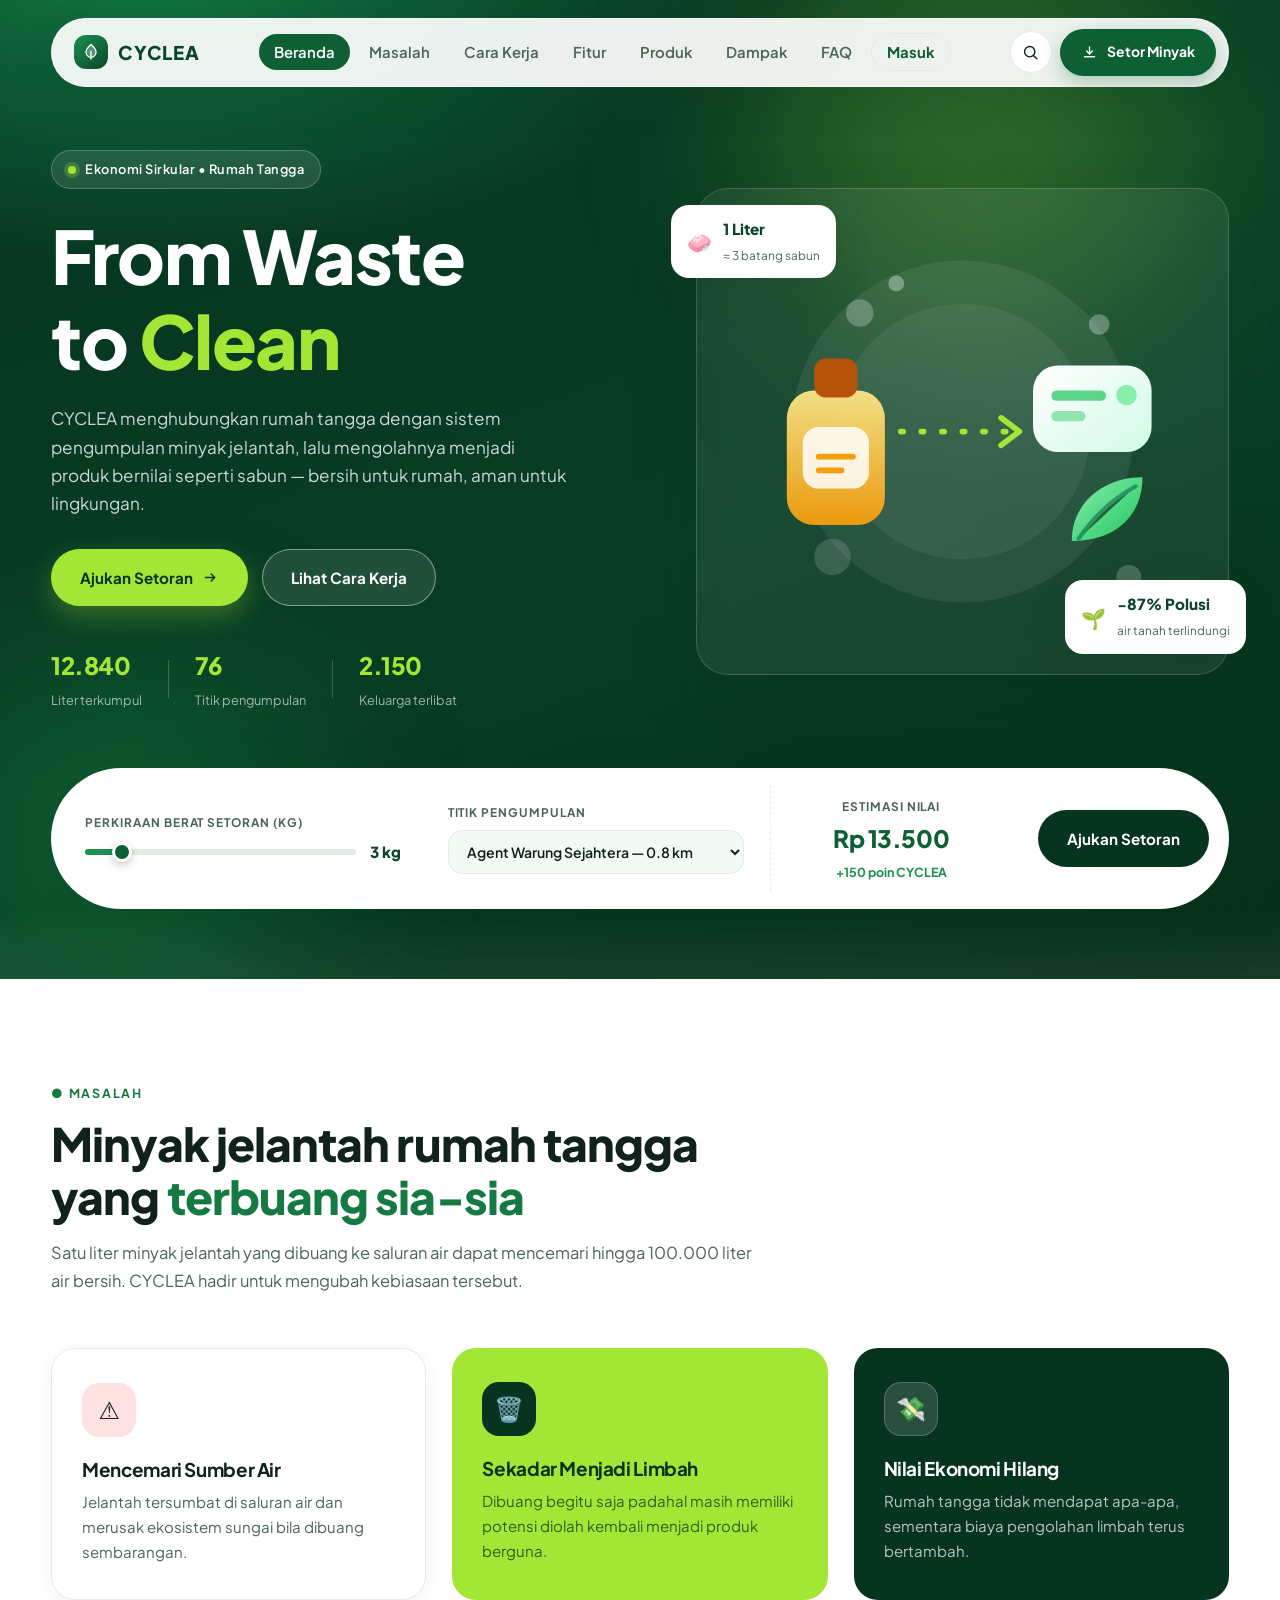
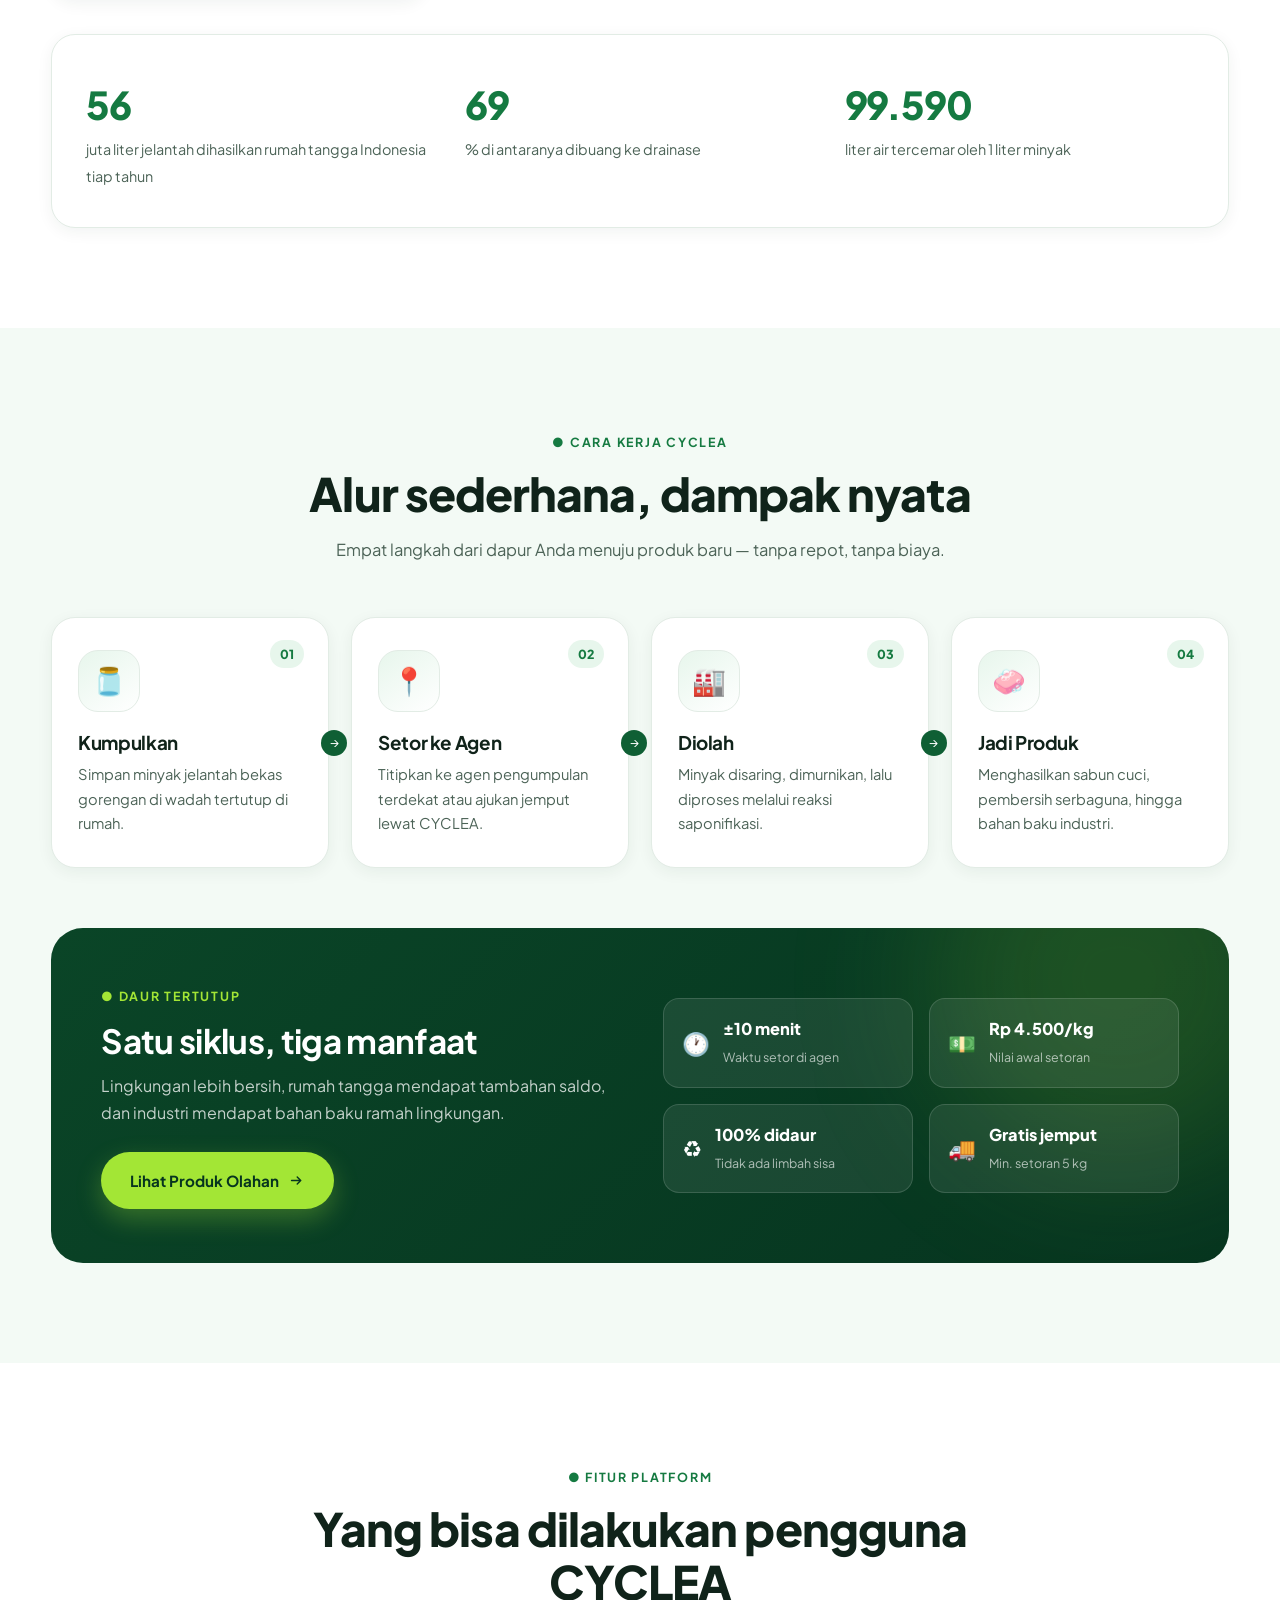
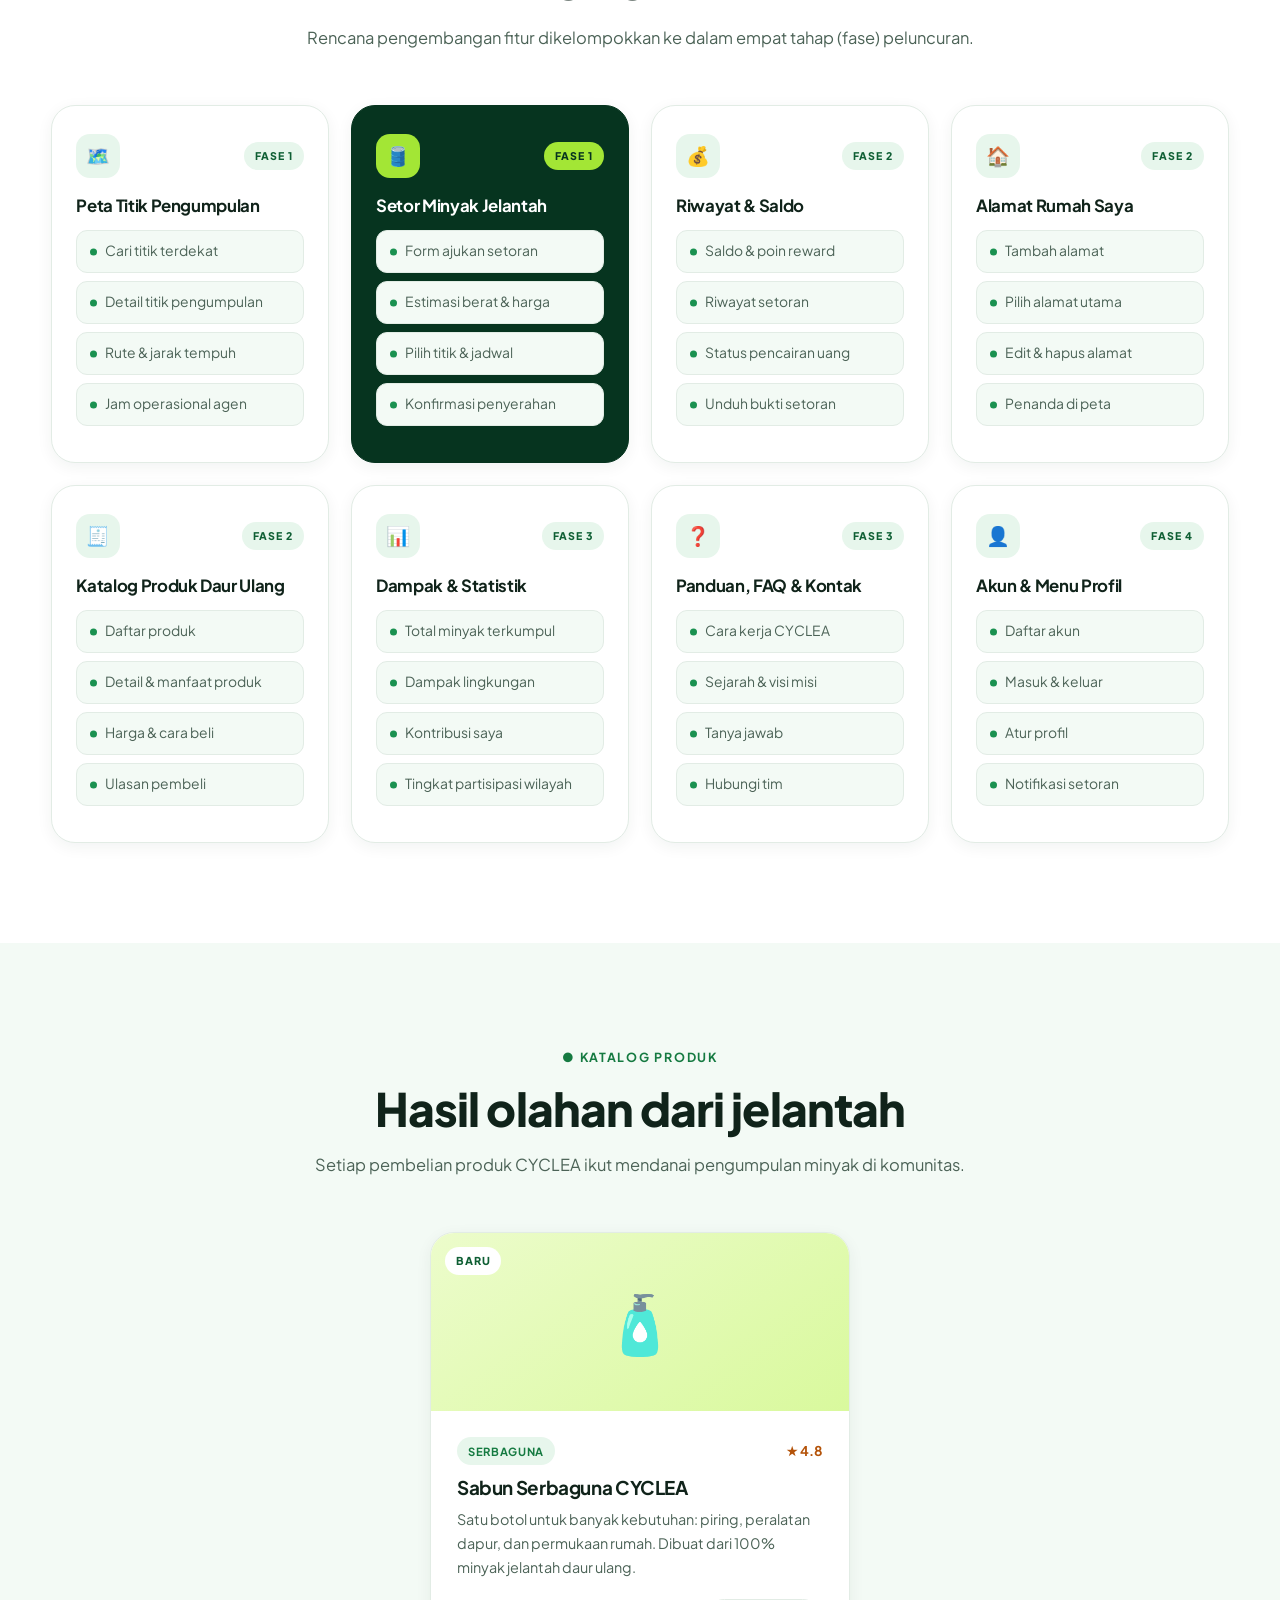
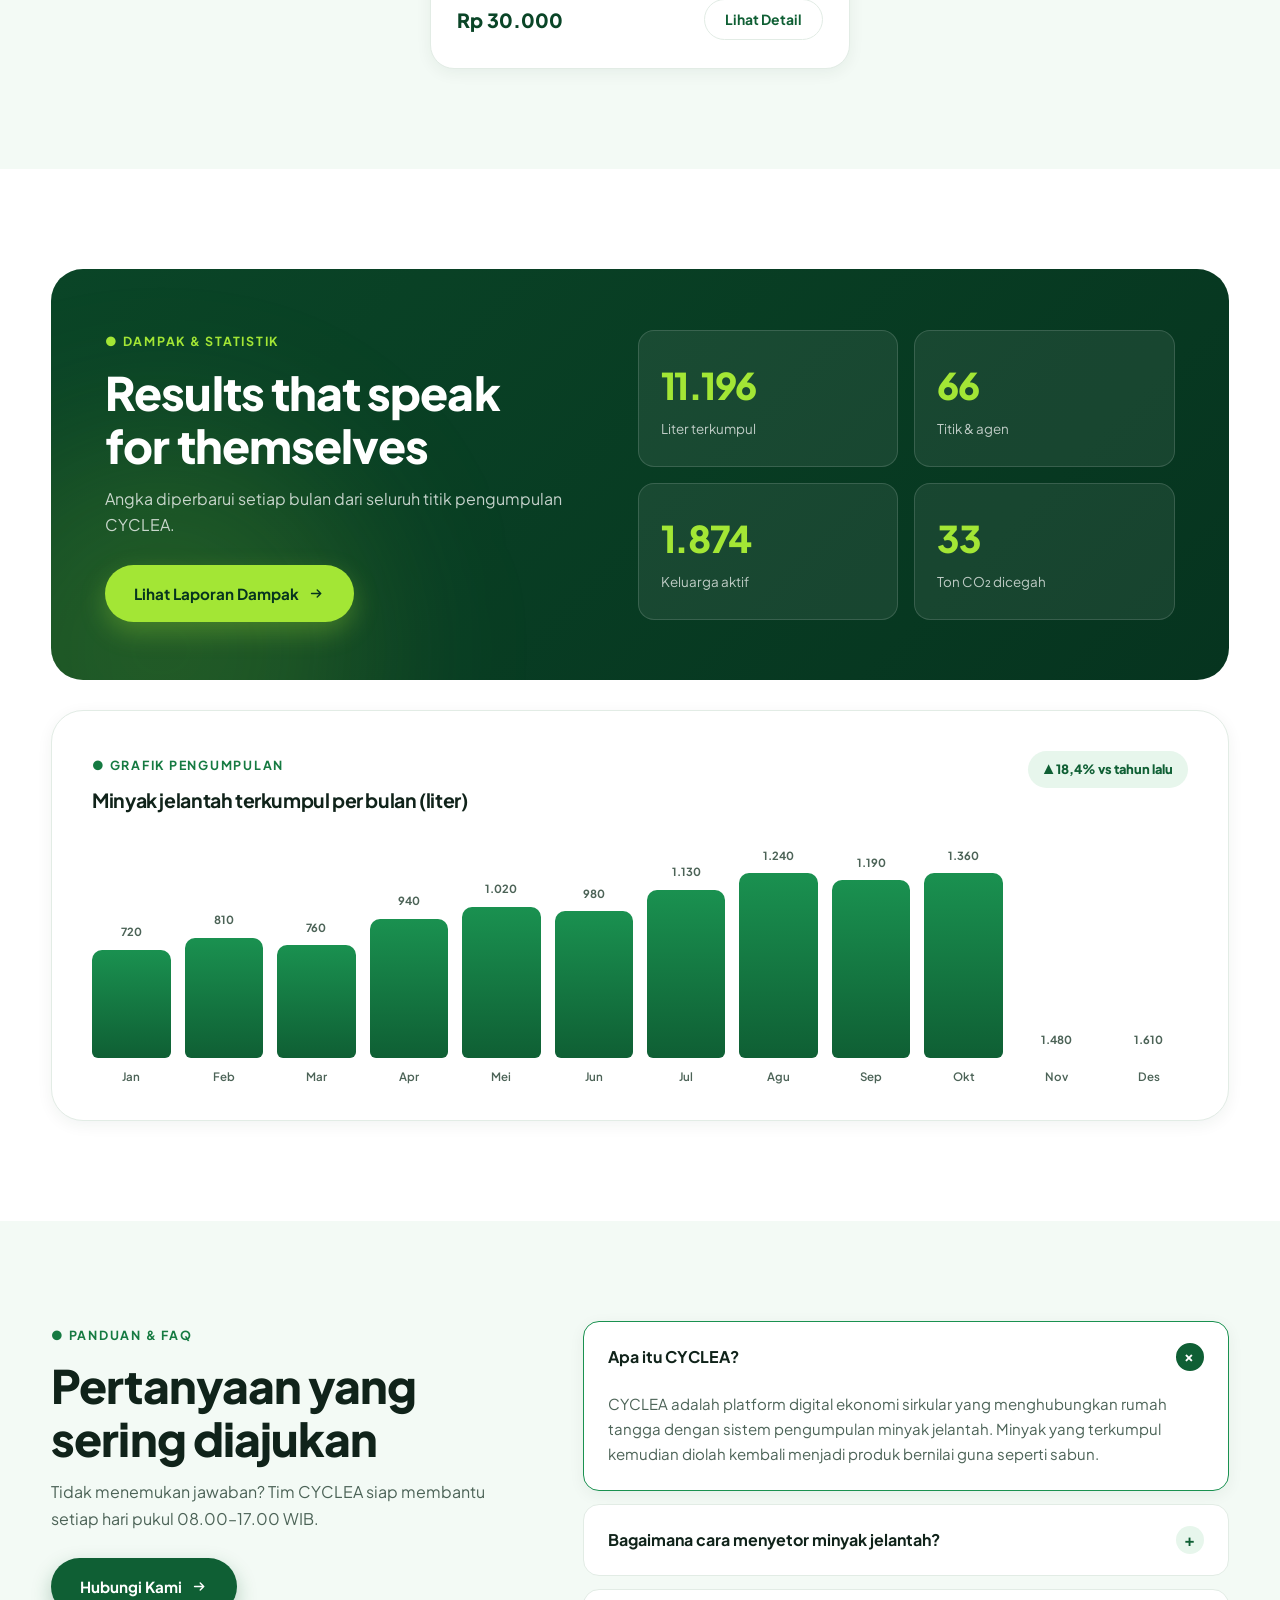
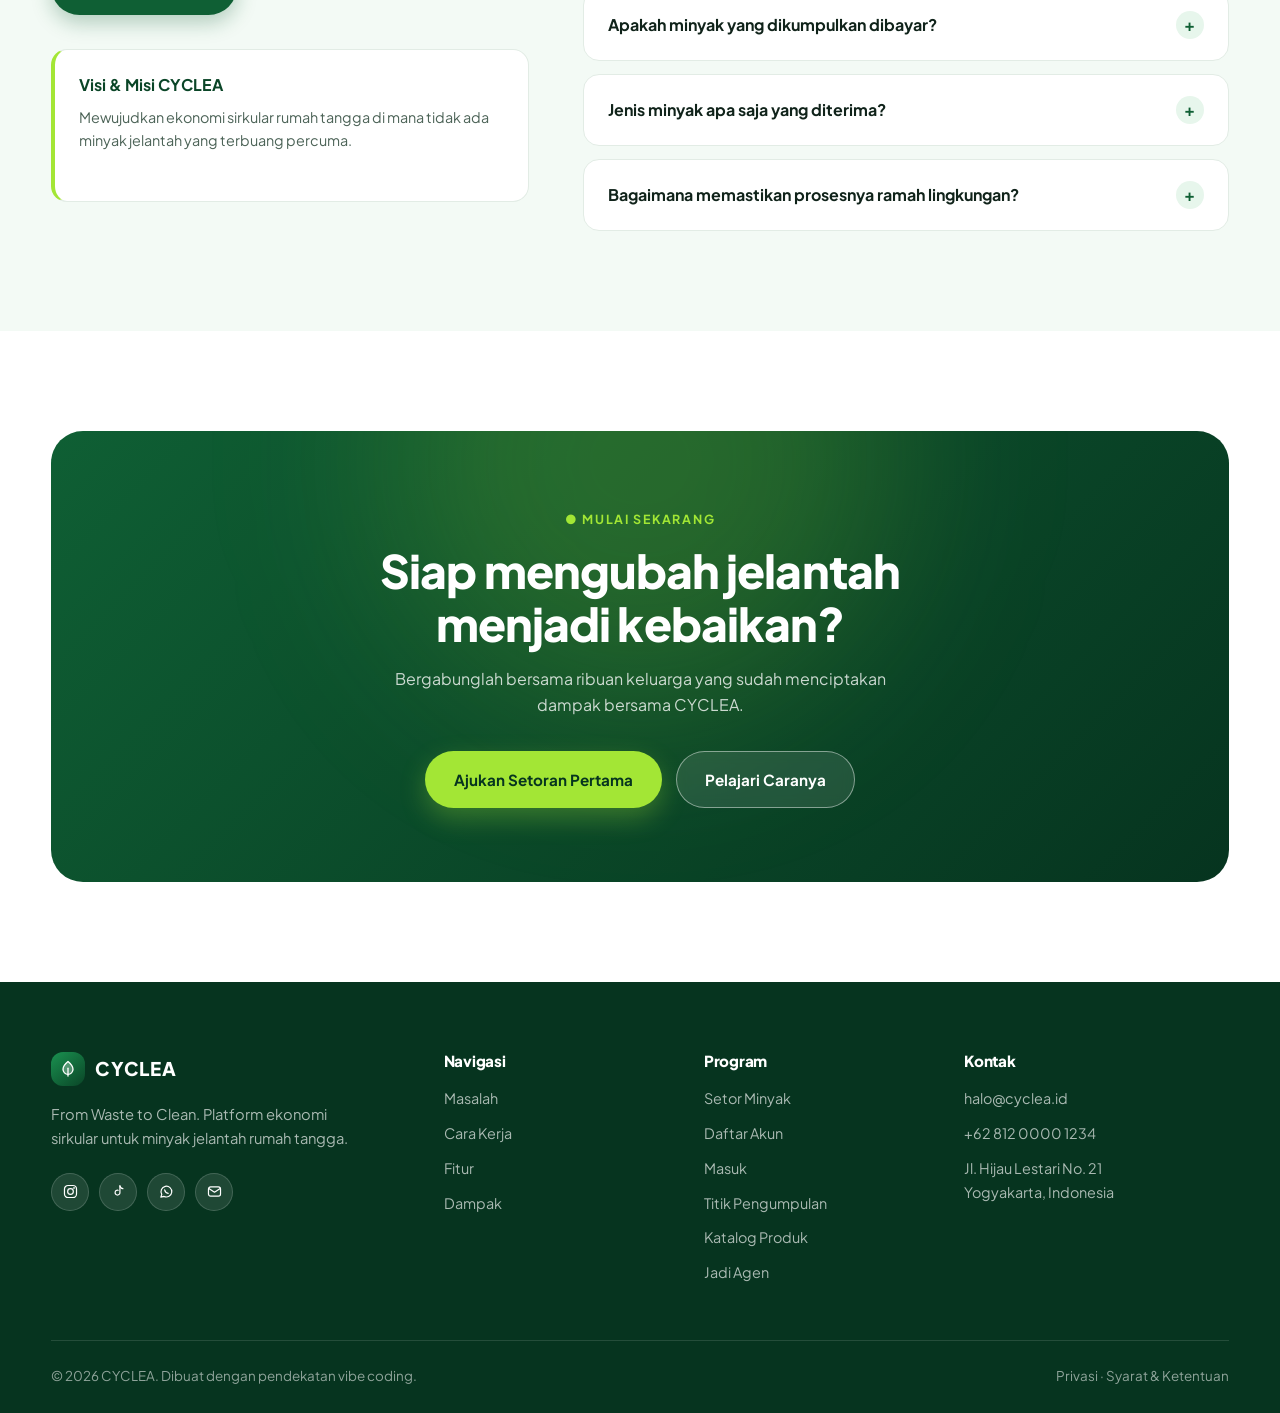
<file: index.html>
<!DOCTYPE html>
<html lang="id">
<head>
  <meta charset="UTF-8" />
  <meta name="viewport" content="width=device-width, initial-scale=1.0" />
  <title>CYCLEA — From Waste to Clean | Daur Ulang Minyak Jelantah</title>
  <meta name="description" content="CYCLEA adalah platform ekonomi sirkular yang menghubungkan masyarakat dengan sistem pengumpulan minyak jelantah rumah tangga untuk diolah menjadi produk bernilai seperti sabun." />
  <link rel="preconnect" href="https://fonts.googleapis.com" />
  <link rel="preconnect" href="https://fonts.gstatic.com" crossorigin />
  <link href="https://fonts.googleapis.com/css2?family=Plus+Jakarta+Sans:wght@400;500;600;700;800&display=swap" rel="stylesheet" />
  <link rel="stylesheet" href="styles.css" />
  <link rel="icon" href="data:image/svg+xml,<svg xmlns='http://www.w3.org/2000/svg' viewBox='0 0 100 100'><text y='.9em' font-size='90'>🧴</text></svg>" />
</head>
<body>

  <!-- ============ NAVBAR ============ -->
  <header class="nav-wrap">
    <nav class="nav container">
      <a href="#beranda" class="brand">
        <span class="brand-mark">
          <svg viewBox="0 0 24 24" fill="none" aria-hidden="true">
            <path d="M12 3c-4 3.2-6 6.2-6 9.4A6 6 0 0 0 18 12.4C18 9.2 16 6.2 12 3Z" fill="currentColor" opacity=".28"/>
            <path d="M12 3c-4 3.2-6 6.2-6 9.4A6 6 0 0 0 18 12.4C18 9.2 16 6.2 12 3Z" stroke="currentColor" stroke-width="1.6" stroke-linejoin="round"/>
            <path d="M12 20.5V11" stroke="currentColor" stroke-width="1.6" stroke-linecap="round"/>
          </svg>
        </span>
        <span class="brand-name">CYCLEA</span>
      </a>

      <ul class="nav-links" id="navLinks">
        <li><a href="#beranda" class="active">Beranda</a></li>
        <li><a href="#masalah">Masalah</a></li>
        <li><a href="#cara-kerja">Cara Kerja</a></li>
        <li><a href="#fitur">Fitur</a></li>
        <li><a href="#produk">Produk</a></li>
        <li><a href="#dampak">Dampak</a></li>
        <li><a href="#faq">FAQ</a></li>
        <li class="nav-auth"><a href="login.html">Masuk</a></li>
      </ul>

      <div class="nav-actions">
        <button class="icon-btn" aria-label="Cari" id="searchBtn">
          <svg viewBox="0 0 24 24" fill="none"><circle cx="11" cy="11" r="6.5" stroke="currentColor" stroke-width="1.8"/><path d="m16 16 4 4" stroke="currentColor" stroke-width="1.8" stroke-linecap="round"/></svg>
        </button>
        <a href="#setor" class="btn btn-primary btn-sm">
          <svg viewBox="0 0 24 24" fill="none" class="btn-ic"><path d="M12 4v10m0 0 4-4m-4 4-4-4" stroke="currentColor" stroke-width="1.9" stroke-linecap="round" stroke-linejoin="round"/><path d="M5 18h14" stroke="currentColor" stroke-width="1.9" stroke-linecap="round"/></svg>
          Setor Minyak
        </a>
        <button class="burger" id="burger" aria-label="Menu"><span></span><span></span><span></span></button>
      </div>
    </nav>
  </header>

  <main>
  <!-- ============ HERO ============ -->
  <section class="hero" id="beranda">
    <div class="hero-glow hero-glow-1"></div>
    <div class="hero-glow hero-glow-2"></div>

    <div class="container hero-grid">
      <div class="hero-copy reveal">
        <span class="pill-badge">
          <span class="dot"></span> Ekonomi Sirkular • Rumah Tangga
        </span>
        <h1>
          From Waste<br />
          to <span class="hl">Clean</span>
        </h1>
        <p class="lead">
          CYCLEA menghubungkan rumah tangga dengan sistem pengumpulan minyak jelantah,
          lalu mengolahnya menjadi produk bernilai seperti sabun — bersih untuk rumah,
          aman untuk lingkungan.
        </p>
        <div class="hero-cta">
          <a href="#setor" class="btn btn-lime">Ajukan Setoran
            <svg viewBox="0 0 24 24" fill="none" class="btn-ic"><path d="M5 12h13m0 0-5-5m5 5-5 5" stroke="currentColor" stroke-width="2" stroke-linecap="round" stroke-linejoin="round"/></svg>
          </a>
          <a href="#cara-kerja" class="btn btn-ghost">Lihat Cara Kerja</a>
        </div>

        <div class="hero-mini-stats">
          <div><strong data-count="12840">0</strong><span>Liter terkumpul</span></div>
          <div class="sep"></div>
          <div><strong data-count="76">0</strong><span>Titik pengumpulan</span></div>
          <div class="sep"></div>
          <div><strong data-count="2150">0</strong><span>Keluarga terlibat</span></div>
        </div>
      </div>

      <div class="hero-visual reveal">
        <div class="hero-card">
          <svg viewBox="0 0 420 380" class="hero-illustration" role="img" aria-label="Ilustrasi minyak jelantah diubah menjadi sabun">
            <defs>
              <linearGradient id="gLeaf" x1="0" y1="0" x2="1" y2="1">
                <stop offset="0%" stop-color="#86efac"/><stop offset="100%" stop-color="#22c55e"/>
              </linearGradient>
              <linearGradient id="gBottle" x1="0" y1="0" x2="0" y2="1">
                <stop offset="0%" stop-color="#fde68a"/><stop offset="100%" stop-color="#f59e0b"/>
              </linearGradient>
              <linearGradient id="gSoap" x1="0" y1="0" x2="1" y2="1">
                <stop offset="0%" stop-color="#ffffff"/><stop offset="100%" stop-color="#d1fae5"/>
              </linearGradient>
            </defs>
            <circle cx="210" cy="190" r="150" fill="#ffffff" opacity=".07"/>
            <circle cx="210" cy="190" r="112" fill="#ffffff" opacity=".06"/>

            <!-- used-oil bottle -->
            <g transform="translate(56 120)">
              <rect x="0" y="34" width="86" height="118" rx="24" fill="url(#gBottle)" opacity=".95"/>
              <rect x="24" y="6" width="38" height="34" rx="10" fill="#b45309"/>
              <rect x="14" y="66" width="58" height="54" rx="14" fill="#fff" opacity=".85"/>
              <path d="M28 92h30M28 104h20" stroke="#f59e0b" stroke-width="5" stroke-linecap="round"/>
            </g>

            <!-- arrow -->
            <path d="M156 190h96" stroke="#a3e635" stroke-width="5" stroke-linecap="round" stroke-dasharray="2 16"/>
            <path d="M244 178l16 12-16 12" fill="none" stroke="#a3e635" stroke-width="5" stroke-linecap="round" stroke-linejoin="round"/>

            <!-- soap bar -->
            <g transform="translate(272 132)">
              <rect x="0" y="0" width="104" height="76" rx="22" fill="url(#gSoap)"/>
              <rect x="16" y="22" width="48" height="9" rx="4.5" fill="#22c55e" opacity=".7"/>
              <rect x="16" y="40" width="30" height="9" rx="4.5" fill="#22c55e" opacity=".45"/>
              <circle cx="82" cy="26" r="9" fill="#86efac"/>
            </g>

            <!-- leaf -->
            <g transform="translate(300 226)">
              <path d="M6 60C6 26 34 4 68 4c0 34-24 56-62 56Z" fill="url(#gLeaf)"/>
              <path d="M62 12C40 24 24 40 12 58" stroke="#065f46" stroke-width="3.5" stroke-linecap="round" opacity=".55"/>
            </g>

            <!-- bubbles -->
            <circle cx="120" cy="86" r="12" fill="#fff" opacity=".25"/>
            <circle cx="152" cy="60" r="7" fill="#fff" opacity=".35"/>
            <circle cx="330" cy="96" r="9" fill="#fff" opacity=".3"/>
            <circle cx="96" cy="300" r="16" fill="#fff" opacity=".14"/>
            <circle cx="356" cy="318" r="11" fill="#fff" opacity=".2"/>
          </svg>

          <div class="float-chip chip-1">
            <span class="chip-ic">🧼</span>
            <div><strong>1 Liter</strong><span>≈ 3 batang sabun</span></div>
          </div>
          <div class="float-chip chip-2">
            <span class="chip-ic">🌱</span>
            <div><strong>−87% Polusi</strong><span>air tanah terlindungi</span></div>
          </div>
        </div>
      </div>
    </div>

    <!-- estimator / search bar ala referensi -->
    <div class="container">
      <div class="estimator reveal" id="setor">
        <div class="est-field">
          <label for="berat">Perkiraan berat setoran (kg)</label>
          <div class="est-input">
            <input type="range" id="berat" min="1" max="20" value="3" />
            <output id="beratOut">3 kg</output>
          </div>
        </div>
        <div class="est-field">
          <label for="titik">Titik pengumpulan</label>
          <select id="titik">
            <option>Agent Warung Sejahtera — 0.8 km</option>
            <option>Dropbox Pasar Baru — 1.4 km</option>
            <option>Agent Kopmer Jaya — 2.1 km</option>
            <option>Jemput ke rumah — 3.0 km</option>
          </select>
        </div>
        <div class="est-result">
          <span>Estimasi nilai</span>
          <strong id="estHarga">Rp 13.500</strong>
          <em id="estPoin">+150 poin CYCLEA</em>
        </div>
        <a href="#cara-kerja" class="btn btn-dark">Ajukan Setoran</a>
      </div>
    </div>
  </section>

  <!-- ============ MASALAH ============ -->
  <section class="section" id="masalah">
    <div class="container">
      <div class="sec-head reveal">
        <span class="eyebrow">● Masalah</span>
        <h2>Minyak jelantah rumah tangga<br />yang <span class="hl-dark">terbuang sia-sia</span></h2>
        <p>Satu liter minyak jelantah yang dibuang ke saluran air dapat mencemari hingga 100.000 liter air bersih. CYCLEA hadir untuk mengubah kebiasaan tersebut.</p>
      </div>

      <div class="grid-3">
        <article class="card card-white reveal">
          <div class="card-ic ic-red">⚠️</div>
          <h3>Mencemari Sumber Air</h3>
          <p>Jelantah tersumbat di saluran air dan merusak ekosistem sungai bila dibuang sembarangan.</p>
        </article>
        <article class="card card-lime reveal">
          <div class="card-ic ic-dark">🗑️</div>
          <h3>Sekadar Menjadi Limbah</h3>
          <p>Dibuang begitu saja padahal masih memiliki potensi diolah kembali menjadi produk berguna.</p>
        </article>
        <article class="card card-dark reveal">
          <div class="card-ic ic-light">💸</div>
          <h3>Nilai Ekonomi Hilang</h3>
          <p>Rumah tangga tidak mendapat apa-apa, sementara biaya pengolahan limbah terus bertambah.</p>
        </article>
      </div>

      <div class="fact-band reveal">
        <div class="fact"><strong data-count="57">0</strong><span>juta liter jelantah dihasilkan rumah tangga Indonesia tiap tahun</span></div>
        <div class="fact"><strong data-count="70">0</strong><span>% di antaranya dibuang ke drainase</span></div>
        <div class="fact"><strong data-count="100000">0</strong><span>liter air tercemar oleh 1 liter minyak</span></div>
      </div>
    </div>
  </section>

  <!-- ============ CARA KERJA ============ -->
  <section class="section section-tint" id="cara-kerja">
    <div class="container">
      <div class="sec-head center reveal">
        <span class="eyebrow">● Cara Kerja CYCLEA</span>
        <h2>Alur sederhana, dampak nyata</h2>
        <p>Empat langkah dari dapur Anda menuju produk baru — tanpa repot, tanpa biaya.</p>
      </div>

      <div class="steps">
        <article class="step reveal">
          <div class="step-no">01</div>
          <div class="step-ic">🫙</div>
          <h3>Kumpulkan</h3>
          <p>Simpan minyak jelantah bekas gorengan di wadah tertutup di rumah.</p>
        </article>
        <article class="step reveal">
          <div class="step-no">02</div>
          <div class="step-ic">📍</div>
          <h3>Setor ke Agen</h3>
          <p>Titipkan ke agen pengumpulan terdekat atau ajukan jemput lewat CYCLEA.</p>
        </article>
        <article class="step reveal">
          <div class="step-no">03</div>
          <div class="step-ic">🏭</div>
          <h3>Diolah</h3>
          <p>Minyak disaring, dimurnikan, lalu diproses melalui reaksi saponifikasi.</p>
        </article>
        <article class="step reveal">
          <div class="step-no">04</div>
          <div class="step-ic">🧼</div>
          <h3>Jadi Produk</h3>
          <p>Menghasilkan sabun cuci, pembersih serbaguna, hingga bahan baku industri.</p>
        </article>
      </div>

      <div class="how-band reveal">
        <div class="how-copy">
          <span class="eyebrow light">● Daur tertutup</span>
          <h3>Satu siklus, tiga manfaat</h3>
          <p>Lingkungan lebih bersih, rumah tangga mendapat tambahan saldo, dan industri mendapat bahan baku ramah lingkungan.</p>
          <a href="#produk" class="btn btn-lime">Lihat Produk Olahan
            <svg viewBox="0 0 24 24" fill="none" class="btn-ic"><path d="M5 12h13m0 0-5-5m5 5-5 5" stroke="currentColor" stroke-width="2" stroke-linecap="round" stroke-linejoin="round"/></svg>
          </a>
        </div>
        <div class="how-metrics">
          <div class="metric"><span>🕐</span><div><strong>±10 menit</strong><small>Waktu setor di agen</small></div></div>
          <div class="metric"><span>💵</span><div><strong>Rp 4.500/kg</strong><small>Nilai awal setoran</small></div></div>
          <div class="metric"><span>♻️</span><div><strong>100% didaur</strong><small>Tidak ada limbah sisa</small></div></div>
          <div class="metric"><span>🚚</span><div><strong>Gratis jemput</strong><small>Min. setoran 5 kg</small></div></div>
        </div>
      </div>
    </div>
  </section>

  <!-- ============ FITUR APLIKASI ============ -->
  <section class="section" id="fitur">
    <div class="container">
      <div class="sec-head center reveal">
        <span class="eyebrow">● Fitur Platform</span>
        <h2>Yang bisa dilakukan pengguna CYCLEA</h2>
        <p>Rencana pengembangan fitur dikelompokkan ke dalam empat tahap (fase) peluncuran.</p>
      </div>

      <div class="feature-grid">
        <article class="feature reveal">
          <div class="feature-top"><span class="f-ic">🗺️</span><span class="fase">Fase 1</span></div>
          <h3>Peta Titik Pengumpulan</h3>
          <ul>
            <li>Cari titik terdekat</li>
            <li>Detail titik pengumpulan</li>
            <li>Rute &amp; jarak tempuh</li>
            <li>Jam operasional agen</li>
          </ul>
        </article>

        <article class="feature feature-hl reveal">
          <div class="feature-top"><span class="f-ic">🛢️</span><span class="fase fase-dark">Fase 1</span></div>
          <h3>Setor Minyak Jelantah</h3>
          <ul>
            <li>Form ajukan setoran</li>
            <li>Estimasi berat &amp; harga</li>
            <li>Pilih titik &amp; jadwal</li>
            <li>Konfirmasi penyerahan</li>
          </ul>
        </article>

        <article class="feature reveal">
          <div class="feature-top"><span class="f-ic">💰</span><span class="fase">Fase 2</span></div>
          <h3>Riwayat &amp; Saldo</h3>
          <ul>
            <li>Saldo &amp; poin reward</li>
            <li>Riwayat setoran</li>
            <li>Status pencairan uang</li>
            <li>Unduh bukti setoran</li>
          </ul>
        </article>

        <article class="feature reveal">
          <div class="feature-top"><span class="f-ic">🏠</span><span class="fase">Fase 2</span></div>
          <h3>Alamat Rumah Saya</h3>
          <ul>
            <li>Tambah alamat</li>
            <li>Pilih alamat utama</li>
            <li>Edit &amp; hapus alamat</li>
            <li>Penanda di peta</li>
          </ul>
        </article>

        <article class="feature reveal">
          <div class="feature-top"><span class="f-ic">🧾</span><span class="fase">Fase 2</span></div>
          <h3>Katalog Produk Daur Ulang</h3>
          <ul>
            <li>Daftar produk</li>
            <li>Detail &amp; manfaat produk</li>
            <li>Harga &amp; cara beli</li>
            <li>Ulasan pembeli</li>
          </ul>
        </article>

        <article class="feature reveal">
          <div class="feature-top"><span class="f-ic">📊</span><span class="fase">Fase 3</span></div>
          <h3>Dampak &amp; Statistik</h3>
          <ul>
            <li>Total minyak terkumpul</li>
            <li>Dampak lingkungan</li>
            <li>Kontribusi saya</li>
            <li>Tingkat partisipasi wilayah</li>
          </ul>
        </article>

        <article class="feature reveal">
          <div class="feature-top"><span class="f-ic">❓</span><span class="fase">Fase 3</span></div>
          <h3>Panduan, FAQ &amp; Kontak</h3>
          <ul>
            <li>Cara kerja CYCLEA</li>
            <li>Sejarah &amp; visi misi</li>
            <li>Tanya jawab</li>
            <li>Hubungi tim</li>
          </ul>
        </article>

        <article class="feature reveal">
          <div class="feature-top"><span class="f-ic">👤</span><span class="fase">Fase 4</span></div>
          <h3>Akun &amp; Menu Profil</h3>
          <ul>
            <li>Daftar akun</li>
            <li>Masuk &amp; keluar</li>
            <li>Atur profil</li>
            <li>Notifikasi setoran</li>
          </ul>
        </article>
      </div>
    </div>
  </section>

  <!-- ============ PRODUK ============ -->
  <section class="section section-tint" id="produk">
    <div class="container">
      <div class="sec-head center reveal">
        <span class="eyebrow">● Katalog Produk</span>
        <h2>Hasil olahan dari jelantah</h2>
        <p>Setiap pembelian produk CYCLEA ikut mendanai pengumpulan minyak di komunitas.</p>
      </div>

      <div class="grid-3 product-grid">
        <article class="card card-white product reveal"
          data-name="Sabun Serbaguna CYCLEA" data-price="Rp 30.000"
          data-use="Sabun serbaguna untuk mencuci piring, alat masak, hingga permukaan rumah — lembut di tangan."
          data-size="Isi 750 ml"
          data-ing="Minyak jelantah daur ulang, surfaktan nabati, gliserin, pewangi lembut">
          <div class="product-img p-lime">🧴<span>Baru</span></div>
          <div class="product-body">
            <div class="product-meta"><span class="tag">Serbaguna</span><span class="rating">★ 4.8</span></div>
            <h3>Sabun Serbaguna CYCLEA</h3>
            <p>Satu botol untuk banyak kebutuhan: piring, peralatan dapur, dan permukaan rumah. Dibuat dari 100% minyak jelantah daur ulang.</p>
            <div class="product-foot"><strong>Rp 30.000</strong><button class="btn btn-outline btn-sm" data-detail>Lihat Detail</button></div>
          </div>
        </article>
      </div>
    </div>
  </section>

  <!-- ============ DAMPAK ============ -->
  <section class="section" id="dampak">
    <div class="container">
      <div class="impact reveal">
        <div class="impact-copy">
          <span class="eyebrow light">● Dampak &amp; Statistik</span>
          <h2>Results that speak<br />for themselves</h2>
          <p>Angka diperbarui setiap bulan dari seluruh titik pengumpulan CYCLEA.</p>
          <a href="#faq" class="btn btn-lime">Lihat Laporan Dampak
            <svg viewBox="0 0 24 24" fill="none" class="btn-ic"><path d="M5 12h13m0 0-5-5m5 5-5 5" stroke="currentColor" stroke-width="2" stroke-linecap="round" stroke-linejoin="round"/></svg>
          </a>
        </div>
        <div class="impact-stats">
          <div class="istat"><strong data-count="12840">0</strong><span>Liter terkumpul</span></div>
          <div class="istat"><strong data-count="76">0</strong><span>Titik &amp; agen</span></div>
          <div class="istat"><strong data-count="2150">0</strong><span>Keluarga aktif</span></div>
          <div class="istat"><strong data-count="38">0</strong><span>Ton CO₂ dicegah</span></div>
        </div>
      </div>

      <div class="chart-card reveal">
        <div class="chart-head">
          <div>
            <span class="eyebrow">● Grafik pengumpulan</span>
            <h3>Minyak jelantah terkumpul per bulan (liter)</h3>
          </div>
          <span class="chart-badge">▲ 18,4% vs tahun lalu</span>
        </div>
        <div class="chart" id="chart" aria-label="Grafik batang pengumpulan bulanan"></div>
      </div>
    </div>
  </section>

  <!-- ============ FAQ ============ -->
  <section class="section section-tint" id="faq">
    <div class="container faq-grid">
      <div class="faq-intro reveal">
        <span class="eyebrow">● Panduan &amp; FAQ</span>
        <h2>Pertanyaan yang sering diajukan</h2>
        <p>Tidak menemukan jawaban? Tim CYCLEA siap membantu setiap hari pukul 08.00–17.00 WIB.</p>
        <a href="#" class="btn btn-primary">Hubungi Kami
          <svg viewBox="0 0 24 24" fill="none" class="btn-ic"><path d="M5 12h13m0 0-5-5m5 5-5 5" stroke="currentColor" stroke-width="2" stroke-linecap="round" stroke-linejoin="round"/></svg>
        </a>
        <div class="mission">
          <strong>Visi &amp; Misi CYCLEA</strong>
          <p>Mewujudkan ekonomi sirkular rumah tangga di mana tidak ada minyak jelantah yang terbuang percuma.</p>
        </div>
      </div>

      <div class="faq-list reveal">
        <details class="faq-item" open>
          <summary>Apa itu CYCLEA?<span class="chev">+</span></summary>
          <div class="faq-body">CYCLEA adalah platform digital ekonomi sirkular yang menghubungkan rumah tangga dengan sistem pengumpulan minyak jelantah. Minyak yang terkumpul kemudian diolah kembali menjadi produk bernilai guna seperti sabun.</div>
        </details>
        <details class="faq-item">
          <summary>Bagaimana cara menyetor minyak jelantah?<span class="chev">+</span></summary>
          <div class="faq-body">Isi form ajukan setoran di website, tentukan perkiraan berat dan titik pengumpulan terdekat, lalu serahkan minyak ke agen pada jadwal yang dipilih. Anda akan menerima saldo dan poin CYCLEA.</div>
        </details>
        <details class="faq-item">
          <summary>Apakah minyak yang dikumpulkan dibayar?<span class="chev">+</span></summary>
          <div class="faq-body">Ya. Setiap kilogram minyak jelantah dinilai mulai Rp 4.500 dan masuk ke saldo CYCLEA. Saldo dapat dicairkan ke rekening setelah mencapai ambang pencairan tertentu.</div>
        </details>
        <details class="faq-item">
          <summary>Jenis minyak apa saja yang diterima?<span class="chev">+</span></summary>
          <div class="faq-body">Minyak goreng bekas gorengan rumah tangga (jelantah), minyak kelapa sawit, dan minyak nabati bekas. Tidak menerima minyak kendaraan, solar, atau campuran limbah cair lainnya.</div>
        </details>
        <details class="faq-item">
          <summary>Bagaimana memastikan prosesnya ramah lingkungan?<span class="chev">+</span></summary>
          <div class="faq-body">Seluruh proses berjalan dalam daur tertutup: penyaringan, pemurnian, saponifikasi, hingga kemasan guna ulang. Tidak ada pembakaran maupun pembuangan ke saluran air.</div>
        </details>
      </div>
    </div>
  </section>

  <!-- ============ CTA ============ -->
  <section class="section">
    <div class="container">
      <div class="cta reveal">
        <div class="cta-glow"></div>
        <span class="eyebrow light">● Mulai Sekarang</span>
        <h2>Siap mengubah jelantah<br />menjadi kebaikan?</h2>
        <p>Bergabunglah bersama ribuan keluarga yang sudah menciptakan dampak bersama CYCLEA.</p>
        <div class="cta-actions">
          <a href="#setor" class="btn btn-lime">Ajukan Setoran Pertama</a>
          <a href="#cara-kerja" class="btn btn-ghost">Pelajari Caranya</a>
        </div>
      </div>
    </div>
  </section>
  </main>

  <!-- ============ FOOTER ============ -->
  <footer class="footer">
    <div class="container footer-grid">
      <div class="footer-brand">
        <a href="#beranda" class="brand">
          <span class="brand-mark">
            <svg viewBox="0 0 24 24" fill="none"><path d="M12 3c-4 3.2-6 6.2-6 9.4A6 6 0 0 0 18 12.4C18 9.2 16 6.2 12 3Z" fill="currentColor" opacity=".28"/><path d="M12 3c-4 3.2-6 6.2-6 9.4A6 6 0 0 0 18 12.4C18 9.2 16 6.2 12 3Z" stroke="currentColor" stroke-width="1.6" stroke-linejoin="round"/><path d="M12 20.5V11" stroke="currentColor" stroke-width="1.6" stroke-linecap="round"/></svg>
          </span>
          <span class="brand-name">CYCLEA</span>
        </a>
        <p>From Waste to Clean. Platform ekonomi sirkular untuk minyak jelantah rumah tangga.</p>
        <div class="socials">
          <a href="#" aria-label="Instagram CYCLEA">
            <svg viewBox="0 0 24 24" fill="none" aria-hidden="true"><rect x="3.5" y="3.5" width="17" height="17" rx="5" stroke="currentColor" stroke-width="1.7"/><circle cx="12" cy="12" r="4" stroke="currentColor" stroke-width="1.7"/><circle cx="17" cy="7" r="1.2" fill="currentColor"/></svg>
          </a>
          <a href="#" aria-label="TikTok CYCLEA">
            <svg viewBox="0 0 24 24" fill="none" aria-hidden="true"><path d="M14 4v9.6a3.4 3.4 0 1 1-2.6-3.32" stroke="currentColor" stroke-width="1.7" stroke-linecap="round"/><path d="M14 4c.4 2.3 1.9 3.7 4.2 4" stroke="currentColor" stroke-width="1.7" stroke-linecap="round"/></svg>
          </a>
          <a href="#" aria-label="WhatsApp CYCLEA">
            <svg viewBox="0 0 24 24" fill="none" aria-hidden="true"><path d="M4 20l1.3-4A7.6 7.6 0 1 1 8.6 19L4 20Z" stroke="currentColor" stroke-width="1.7" stroke-linejoin="round"/><path d="M9.4 9.6c.5 2.4 2.6 4.5 5 5" stroke="currentColor" stroke-width="1.7" stroke-linecap="round"/></svg>
          </a>
          <a href="mailto:halo@cyclea.id" aria-label="Email CYCLEA">
            <svg viewBox="0 0 24 24" fill="none" aria-hidden="true"><rect x="3.5" y="5.5" width="17" height="13" rx="3" stroke="currentColor" stroke-width="1.7"/><path d="m4.5 8 7.5 5 7.5-5" stroke="currentColor" stroke-width="1.7" stroke-linecap="round" stroke-linejoin="round"/></svg>
          </a>
        </div>
      </div>

      <div class="footer-col">
        <h2 class="f-title">Navigasi</h2>
        <a href="#masalah">Masalah</a>
        <a href="#cara-kerja">Cara Kerja</a>
        <a href="#fitur">Fitur</a>
        <a href="#dampak">Dampak</a>
      </div>
      <div class="footer-col">
        <h2 class="f-title">Program</h2>
        <a href="#setor">Setor Minyak</a>
        <a href="register.html">Daftar Akun</a>
        <a href="login.html">Masuk</a>
        <a href="#">Titik Pengumpulan</a>
        <a href="#produk">Katalog Produk</a>
        <a href="#">Jadi Agen</a>
      </div>
      <div class="footer-col">
        <h2 class="f-title">Kontak</h2>
        <a href="mailto:halo@cyclea.id">halo@cyclea.id</a>
        <a href="tel:+6281200001234">+62 812 0000 1234</a>
        <span>Jl. Hijau Lestari No. 21<br />Yogyakarta, Indonesia</span>
      </div>
    </div>
    <div class="container footer-bottom">
      <span>© 2026 CYCLEA. Dibuat dengan pendekatan vibe coding.</span>
      <span>Privasi · Syarat &amp; Ketentuan</span>
    </div>
  </footer>

  <!-- ============ MODAL DETAIL PRODUK ============ -->
  <div class="modal-overlay" id="productModal" hidden>
    <div class="modal" role="dialog" aria-modal="true" aria-labelledby="mTitle">
      <button class="modal-close" id="modalClose" aria-label="Tutup detail produk">✕</button>
      <span class="tag">Katalog Produk CYCLEA</span>
      <h3 id="mTitle">Nama Produk</h3>
      <p id="mUse">Kegunaan</p>
      <dl class="modal-specs">
        <div><dt>Harga</dt><dd id="mPrice">—</dd></div>
        <div><dt>Ukuran</dt><dd id="mSize">—</dd></div>
        <div><dt>Kandungan</dt><dd id="mIng">—</dd></div>
      </dl>
      <div class="modal-how">
        <strong>Cara beli</strong>
        <ol>
          <li>Buka katalog produk di akun CYCLEA Anda.</li>
          <li>Pilih produk, lalu bayar dengan saldo CYCLEA atau transfer.</li>
          <li>Pesanan dikirim dalam 1–3 hari kerja.</li>
        </ol>
      </div>
      <a href="#setor" class="btn btn-primary" id="modalCta">Ajukan Setoran Dahulu</a>
    </div>
  </div>

  <script src="script.js"></script>
</body>
</html>
</file>
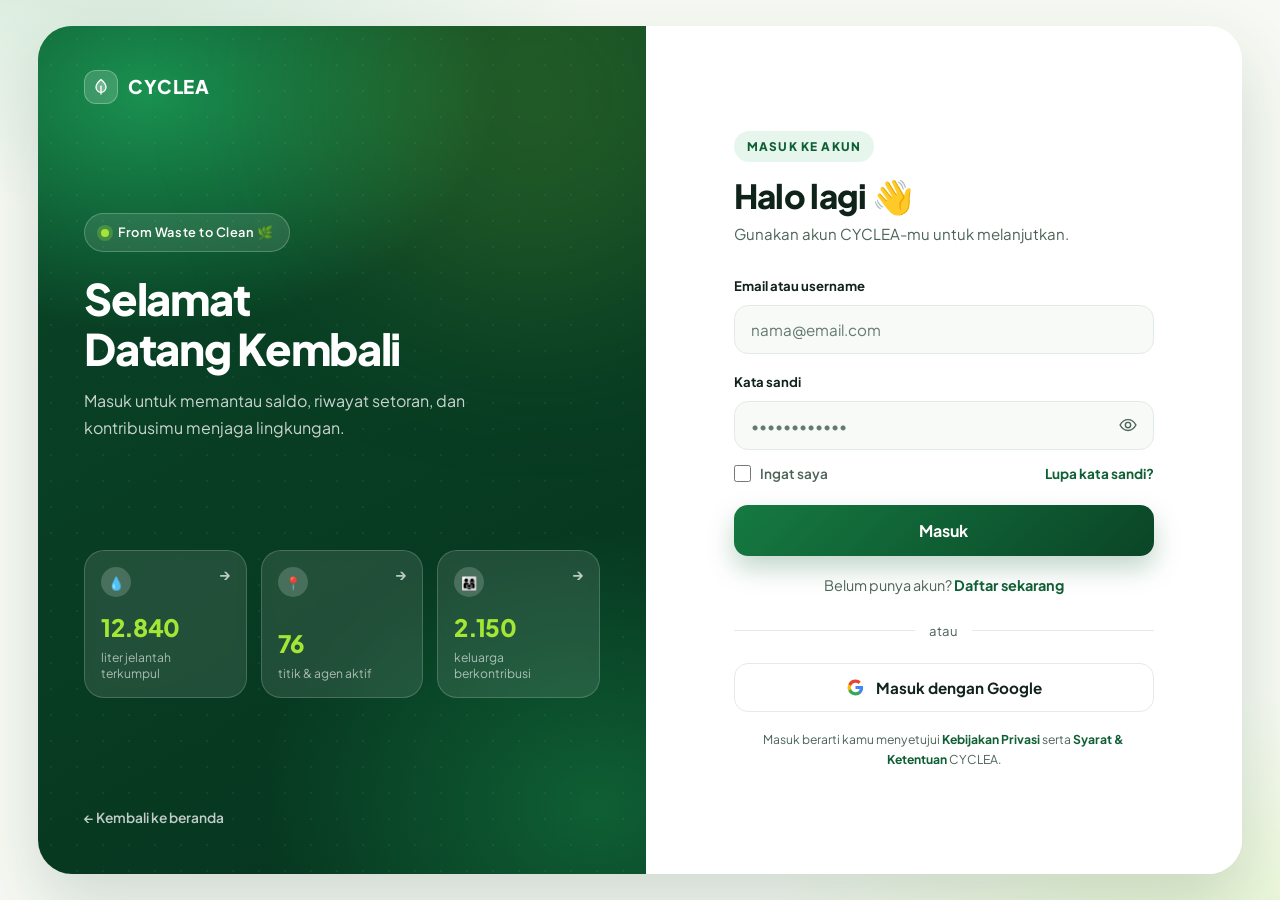
<file: login.html>
<!DOCTYPE html>
<html lang="id">
<head>
  <meta charset="UTF-8" />
  <meta name="viewport" content="width=device-width, initial-scale=1.0" />
  <title>Masuk — CYCLEA</title>
  <meta name="description" content="Masuk ke akun CYCLEA untuk melihat saldo, riwayat setoran minyak jelantah, dan dampak kontribusimu." />
  <link rel="preconnect" href="https://fonts.googleapis.com" />
  <link rel="preconnect" href="https://fonts.gstatic.com" crossorigin />
  <link href="https://fonts.googleapis.com/css2?family=Plus+Jakarta+Sans:wght@400;500;600;700;800&display=swap" rel="stylesheet" />
  <link rel="stylesheet" href="styles.css" />
  <link rel="stylesheet" href="auth.css" />
  <link rel="icon" href="data:image/svg+xml,<svg xmlns='http://www.w3.org/2000/svg' viewBox='0 0 100 100'><text y='.9em' font-size='90'>🧴</text></svg>" />
</head>
<body class="auth-body">

  <div class="auth-shell">

    <!-- ============ PANEL KIRI ============ -->
    <aside class="auth-visual">
      <a href="index.html" class="brand">
        <span class="brand-mark">
          <svg viewBox="0 0 24 24" fill="none" aria-hidden="true">
            <path d="M12 3c-4 3.2-6 6.2-6 9.4A6 6 0 0 0 18 12.4C18 9.2 16 6.2 12 3Z" fill="currentColor" opacity=".28"/>
            <path d="M12 3c-4 3.2-6 6.2-6 9.4A6 6 0 0 0 18 12.4C18 9.2 16 6.2 12 3Z" stroke="currentColor" stroke-width="1.6" stroke-linejoin="round"/>
            <path d="M12 20.5V11" stroke="currentColor" stroke-width="1.6" stroke-linecap="round"/>
          </svg>
        </span>
        <span class="brand-name">CYCLEA</span>
      </a>

      <div class="auth-copy">
        <span class="pill-badge"><span class="dot"></span> From Waste to Clean 🌿</span>
        <h1>Selamat<br />Datang Kembali</h1>
        <p>Masuk untuk memantau saldo, riwayat setoran, dan kontribusimu menjaga lingkungan.</p>
      </div>

      <div class="auth-cards" id="statCards">
        <button type="button" class="acard stat" data-stat="liters" aria-haspopup="dialog" title="Klik untuk melihat detail">
          <span class="num">💧</span>
          <div><strong>12.840</strong><small>liter jelantah terkumpul</small></div>
          <span class="acard-more" aria-hidden="true">→</span>
        </button>
        <button type="button" class="acard stat" data-stat="points" aria-haspopup="dialog" title="Klik untuk melihat detail">
          <span class="num">📍</span>
          <div><strong>76</strong><small>titik &amp; agen aktif</small></div>
          <span class="acard-more" aria-hidden="true">→</span>
        </button>
        <button type="button" class="acard stat" data-stat="families" aria-haspopup="dialog" title="Klik untuk melihat detail">
          <span class="num">👨‍👩‍👧</span>
          <div><strong>2.150</strong><small>keluarga berkontribusi</small></div>
          <span class="acard-more" aria-hidden="true">→</span>
        </button>
      </div>

      <a href="index.html" class="back-link">← Kembali ke beranda</a>
    </aside>

    <!-- ============ PANEL KANAN ============ -->
    <main class="auth-panel">
      <div class="auth-inner">

        <a href="index.html" class="brand auth-brand-mobile">
          <span class="brand-mark">
            <svg viewBox="0 0 24 24" fill="none" aria-hidden="true">
              <path d="M12 3c-4 3.2-6 6.2-6 9.4A6 6 0 0 0 18 12.4C18 9.2 16 6.2 12 3Z" fill="currentColor" opacity=".28"/>
              <path d="M12 3c-4 3.2-6 6.2-6 9.4A6 6 0 0 0 18 12.4C18 9.2 16 6.2 12 3Z" stroke="currentColor" stroke-width="1.6" stroke-linejoin="round"/>
              <path d="M12 20.5V11" stroke="currentColor" stroke-width="1.6" stroke-linecap="round"/>
            </svg>
          </span>
          <span class="brand-name">CYCLEA</span>
        </a>

        <form id="loginForm" novalidate>
          <span class="auth-step-tag">Masuk ke akun</span>
          <h2>Halo lagi 👋</h2>
          <p class="auth-sub">Gunakan akun CYCLEA-mu untuk melanjutkan.</p>

          <div class="alert" id="loginAlert"></div>

          <div class="field" data-rule="identity">
            <label for="identity">Email atau username</label>
            <input class="control" type="text" id="identity" name="identity" placeholder="nama@email.com" autocomplete="username" />
            <span class="msg-error">Isi email atau username kamu.</span>
          </div>

          <div class="field" data-rule="loginpw">
            <label for="loginpw">Kata sandi</label>
            <div class="pw-wrap">
              <input class="control" type="password" id="loginpw" name="loginpw" placeholder="••••••••••••" autocomplete="current-password" />
              <button type="button" class="eye-btn" data-toggle-pw="loginpw" aria-label="Tampilkan kata sandi">
                <svg class="eye-on" viewBox="0 0 24 24" fill="none"><path d="M2.5 12S6 5.5 12 5.5 21.5 12 21.5 12 18 18.5 12 18.5 2.5 12 2.5 12Z" stroke="currentColor" stroke-width="1.7"/><circle cx="12" cy="12" r="3.2" stroke="currentColor" stroke-width="1.7"/></svg>
                <svg class="eye-off" viewBox="0 0 24 24" fill="none"><path d="M4 4l16 16" stroke="currentColor" stroke-width="1.7" stroke-linecap="round"/><path d="M9.9 5.9A9.6 9.6 0 0 1 12 5.5c6 0 9.5 6.5 9.5 6.5a17 17 0 0 1-3.2 4M6.3 8A17 17 0 0 0 2.5 12S6 18.5 12 18.5c1 0 2-.15 2.9-.45" stroke="currentColor" stroke-width="1.7" stroke-linecap="round"/></svg>
              </button>
            </div>
            <span class="msg-error">Kata sandi minimal 8 karakter.</span>
          </div>

          <div class="row-meta">
            <label class="remember"><input type="checkbox" id="remember" /> Ingat saya</label>
            <a href="#" id="forgot">Lupa kata sandi?</a>
          </div>

          <button type="submit" class="btn btn-auth">Masuk</button>

          <p class="auth-switch">Belum punya akun? <a href="register.html">Daftar sekarang</a></p>

          <div class="divider">atau</div>

          <button type="button" class="btn-social" id="googleBtn">
            <svg viewBox="0 0 24 24" fill="none" aria-hidden="true">
              <path d="M21.6 12.2c0-.7-.06-1.36-.18-2H12v3.8h5.4a4.6 4.6 0 0 1-2 3v2.5h3.24c1.9-1.75 2.96-4.33 2.96-7.3Z" fill="#4285F4"/>
              <path d="M12 22c2.7 0 4.96-.9 6.62-2.42l-3.24-2.5c-.9.6-2.05.96-3.38.96-2.6 0-4.8-1.76-5.6-4.12H3.06v2.58A10 10 0 0 0 12 22Z" fill="#34A853"/>
              <path d="M6.4 13.92a6 6 0 0 1 0-3.84V7.5H3.06a10 10 0 0 0 0 9l3.34-2.58Z" fill="#FBBC05"/>
              <path d="M12 5.96c1.47 0 2.79.5 3.83 1.5l2.86-2.86C16.95 2.98 14.7 2 12 2a10 10 0 0 0-8.94 5.5l3.34 2.58C7.2 7.72 9.4 5.96 12 5.96Z" fill="#EA4335"/>
            </svg>
            Masuk dengan Google
          </button>

          <p class="terms">Masuk berarti kamu menyetujui <a href="#">Kebijakan Privasi</a> serta <a href="#">Syarat &amp; Ketentuan</a> CYCLEA.</p>
        </form>

        <!-- halaman sukses -->
        <div class="auth-success" id="loginSuccess" hidden>
          <div class="success-ic">🎉</div>
          <h2>Berhasil masuk</h2>
          <p>Selamat datang kembali, <strong id="loginName">Pengguna</strong>.<br />Lanjutkan perjalanan daur ulangmu.</p>
          <a href="index.html" class="btn btn-auth">Ke Beranda</a>
        </div>

      </div>
    </main>
  </div>

  <!-- ============ MODAL DETAIL STATISTIK ============ -->
  <div class="modal-overlay" id="statModal" hidden>
    <div class="modal" role="dialog" aria-modal="true" aria-labelledby="statTitle">
      <button class="modal-close" id="statClose" aria-label="Tutup detail statistik">✕</button>
      <span class="tag" id="statTag">Detail Dampak</span>
      <h3 id="statTitle">Judul</h3>
      <p id="statDesc">Deskripsi</p>
      <dl class="modal-specs" id="statSpecs"></dl>
      <div class="modal-how">
        <strong>Catatan</strong>
        <p id="statNote">—</p>
      </div>
      <a href="index.html#dampak" class="btn btn-primary" id="statCta">Lihat Laporan Dampak</a>
    </div>
  </div>

  <script src="auth.js"></script>
</body>
</html>
</file>
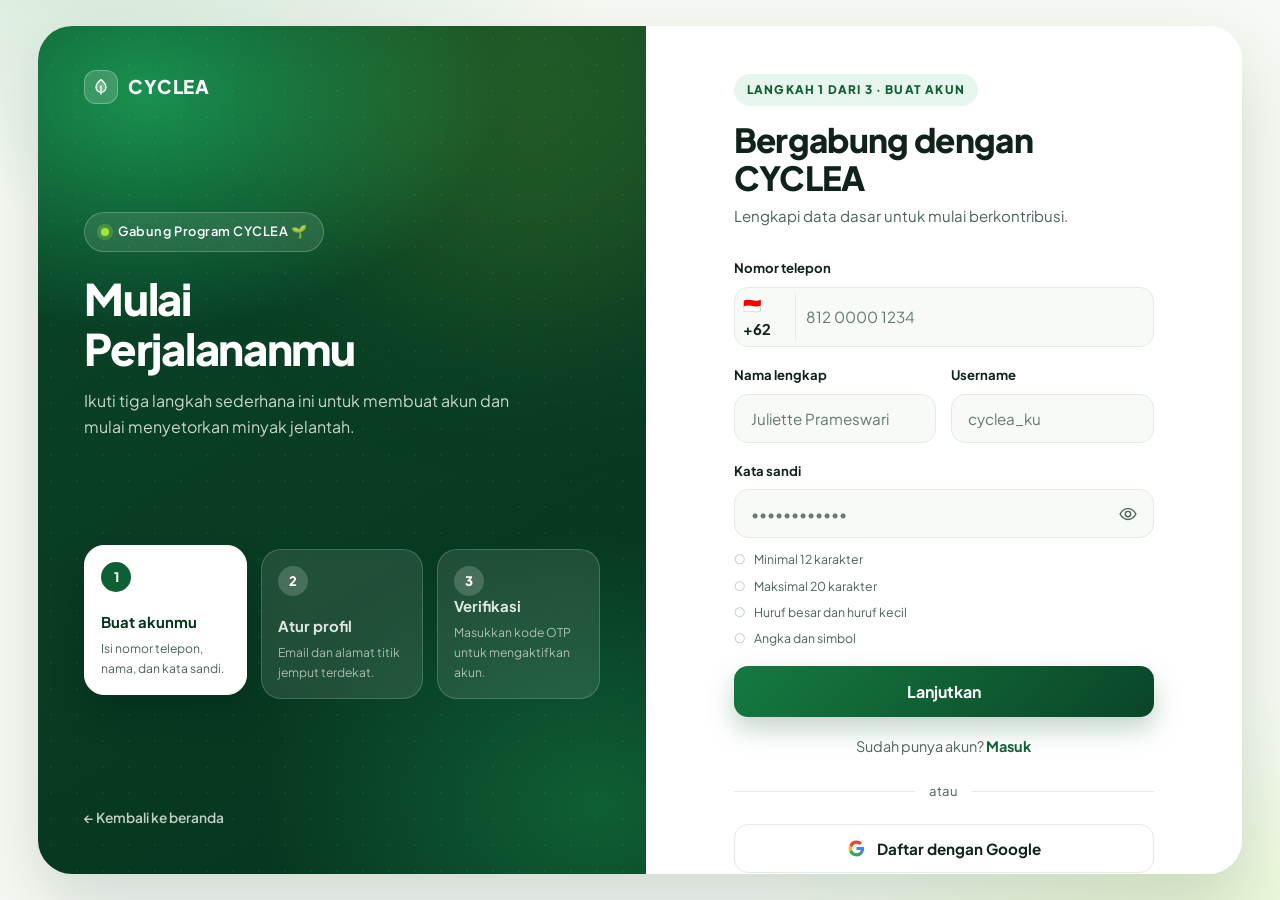
<file: register.html>
<!DOCTYPE html>
<html lang="id">
<head>
  <meta charset="UTF-8" />
  <meta name="viewport" content="width=device-width, initial-scale=1.0" />
  <title>Daftar Akun — CYCLEA</title>
  <meta name="description" content="Buat akun CYCLEA untuk mulai menyetorkan minyak jelantah, memantau saldo poin, dan melihat dampaknya bagi lingkungan." />
  <link rel="preconnect" href="https://fonts.googleapis.com" />
  <link rel="preconnect" href="https://fonts.gstatic.com" crossorigin />
  <link href="https://fonts.googleapis.com/css2?family=Plus+Jakarta+Sans:wght@400;500;600;700;800&display=swap" rel="stylesheet" />
  <link rel="stylesheet" href="styles.css" />
  <link rel="stylesheet" href="auth.css" />
  <link rel="icon" href="data:image/svg+xml,<svg xmlns='http://www.w3.org/2000/svg' viewBox='0 0 100 100'><text y='.9em' font-size='90'>🧴</text></svg>" />
</head>
<body class="auth-body">

  <div class="auth-shell">

    <!-- ============ PANEL KIRI ============ -->
    <aside class="auth-visual">
      <a href="index.html" class="brand">
        <span class="brand-mark">
          <svg viewBox="0 0 24 24" fill="none" aria-hidden="true">
            <path d="M12 3c-4 3.2-6 6.2-6 9.4A6 6 0 0 0 18 12.4C18 9.2 16 6.2 12 3Z" fill="currentColor" opacity=".28"/>
            <path d="M12 3c-4 3.2-6 6.2-6 9.4A6 6 0 0 0 18 12.4C18 9.2 16 6.2 12 3Z" stroke="currentColor" stroke-width="1.6" stroke-linejoin="round"/>
            <path d="M12 20.5V11" stroke="currentColor" stroke-width="1.6" stroke-linecap="round"/>
          </svg>
        </span>
        <span class="brand-name">CYCLEA</span>
      </a>

      <div class="auth-copy">
        <span class="pill-badge"><span class="dot"></span> Gabung Program CYCLEA 🌱</span>
        <h1>Mulai<br />Perjalananmu</h1>
        <p>Ikuti tiga langkah sederhana ini untuk membuat akun dan mulai menyetorkan minyak jelantah.</p>
      </div>

      <div class="auth-cards" id="stepCards">
        <div class="acard is-active" data-card="1">
          <span class="num">1</span>
          <div>
            <strong>Buat akunmu</strong>
            <small>Isi nomor telepon, nama, dan kata sandi.</small>
          </div>
        </div>
        <div class="acard" data-card="2">
          <span class="num">2</span>
          <div>
            <strong>Atur profil</strong>
            <small>Email dan alamat titik jemput terdekat.</small>
          </div>
        </div>
        <div class="acard" data-card="3">
          <span class="num">3</span>
          <div>
            <strong>Verifikasi</strong>
            <small>Masukkan kode OTP untuk mengaktifkan akun.</small>
          </div>
        </div>
      </div>

      <a href="index.html" class="back-link">← Kembali ke beranda</a>
    </aside>

    <!-- ============ PANEL KANAN ============ -->
    <main class="auth-panel">
      <div class="auth-inner">

        <a href="index.html" class="brand auth-brand-mobile">
          <span class="brand-mark">
            <svg viewBox="0 0 24 24" fill="none" aria-hidden="true">
              <path d="M12 3c-4 3.2-6 6.2-6 9.4A6 6 0 0 0 18 12.4C18 9.2 16 6.2 12 3Z" fill="currentColor" opacity=".28"/>
              <path d="M12 3c-4 3.2-6 6.2-6 9.4A6 6 0 0 0 18 12.4C18 9.2 16 6.2 12 3Z" stroke="currentColor" stroke-width="1.6" stroke-linejoin="round"/>
              <path d="M12 20.5V11" stroke="currentColor" stroke-width="1.6" stroke-linecap="round"/>
            </svg>
          </span>
          <span class="brand-name">CYCLEA</span>
        </a>

        <!-- form pendaftaran -->
        <form id="regForm" novalidate>
          <div class="alert" id="regAlert"></div>

          <!-- LANGKAH 1 -->
          <section class="form-step" data-step="1">
            <span class="auth-step-tag">Langkah 1 dari 3 · Buat akun</span>
            <h2>Bergabung dengan CYCLEA</h2>
            <p class="auth-sub">Lengkapi data dasar untuk mulai berkontribusi.</p>

            <div class="field" data-rule="phone">
              <label for="phone">Nomor telepon</label>
              <div class="phone-control">
                <span class="prefix">🇮🇩 +62</span>
                <input class="control" type="tel" id="phone" name="phone" inputmode="numeric" placeholder="812 0000 1234" autocomplete="tel" />
              </div>
              <span class="msg-error">Masukkan nomor telepon yang valid (min. 9 digit).</span>
            </div>

            <div class="row-2">
              <div class="field" data-rule="fullname">
                <label for="fullname">Nama lengkap</label>
                <input class="control" type="text" id="fullname" name="fullname" placeholder="Juliette Prameswari" autocomplete="name" />
                <span class="msg-error">Nama minimal 3 huruf.</span>
              </div>
              <div class="field" data-rule="username">
                <label for="username">Username</label>
                <div class="has-check">
                  <input class="control has-check" type="text" id="username" name="username" placeholder="cyclea_ku" autocomplete="username" />
                  <span class="check-mark">✓</span>
                </div>
                <span class="msg-error">3–16 karakter: huruf, angka, titik, atau garis bawah.</span>
              </div>
            </div>

            <div class="field" data-rule="password">
              <label for="password">Kata sandi</label>
              <div class="pw-wrap">
                <input class="control" type="password" id="password" name="password" placeholder="••••••••••••" autocomplete="new-password" />
                <button type="button" class="eye-btn" data-toggle-pw="password" aria-label="Tampilkan kata sandi">
                  <svg class="eye-on" viewBox="0 0 24 24" fill="none"><path d="M2.5 12S6 5.5 12 5.5 21.5 12 21.5 12 18 18.5 12 18.5 2.5 12 2.5 12Z" stroke="currentColor" stroke-width="1.7"/><circle cx="12" cy="12" r="3.2" stroke="currentColor" stroke-width="1.7"/></svg>
                  <svg class="eye-off" viewBox="0 0 24 24" fill="none"><path d="M4 4l16 16" stroke="currentColor" stroke-width="1.7" stroke-linecap="round"/><path d="M9.9 5.9A9.6 9.6 0 0 1 12 5.5c6 0 9.5 6.5 9.5 6.5a17 17 0 0 1-3.2 4M6.3 8A17 17 0 0 0 2.5 12S6 18.5 12 18.5c1 0 2-.15 2.9-.45" stroke="currentColor" stroke-width="1.7" stroke-linecap="round"/></svg>
                </button>
              </div>
              <ul class="rules" id="pwRules">
                <li data-r="min">Minimal 12 karakter</li>
                <li data-r="max">Maksimal 20 karakter</li>
                <li data-r="case">Huruf besar dan huruf kecil</li>
                <li data-r="num">Angka dan simbol</li>
              </ul>
            </div>

            <button type="submit" class="btn btn-auth" data-next="1">Lanjutkan</button>

            <p class="auth-switch">Sudah punya akun? <a href="login.html">Masuk</a></p>
          </section>

          <!-- LANGKAH 2 -->
          <section class="form-step" data-step="2" hidden>
            <span class="auth-step-tag">Langkah 2 dari 3 · Profil</span>
            <h2>Atur informasi profil</h2>
            <p class="auth-sub">Dipakai untuk mengirim bukti setoran dan titik jemput terdekat.</p>

            <div class="field" data-rule="email">
              <label for="email">Alamat email</label>
              <input class="control" type="email" id="email" name="email" placeholder="nama@email.com" autocomplete="email" />
              <span class="msg-error">Format email belum benar.</span>
            </div>

            <div class="field" data-rule="city">
              <label for="city">Kota / Kabupaten</label>
              <select class="control" id="city" name="city">
                <option value="">Pilih wilayah domisili</option>
                <option>Kota Yogyakarta</option>
                <option>Kabupaten Sleman</option>
                <option>Kota Semarang</option>
                <option>Kota Surabaya</option>
                <option>Jakarta Selatan</option>
                <option>Lainnya</option>
              </select>
              <span class="msg-error">Pilih salah satu wilayah.</span>
            </div>

            <div class="field" data-rule="address">
              <label for="address">Alamat lengkap</label>
              <textarea class="control" id="address" name="address" placeholder="Nama jalan, nomor rumah, RT/RW, kode pos"></textarea>
              <span class="msg-error">Alamat minimal 10 karakter.</span>
            </div>

            <div class="note-box">
              <span>📍</span>
              <div>Alamat ini menjadi <strong>titik jemput</strong> saat kamu mengajukan setoran minyak jelantah.</div>
            </div>

            <div class="action-row">
              <button type="button" class="btn btn-ghost-auth" data-back="2">Kembali</button>
              <button type="submit" class="btn btn-auth" data-next="2">Lanjutkan</button>
            </div>
          </section>

          <!-- LANGKAH 3 -->
          <section class="form-step" data-step="3" hidden>
            <span class="auth-step-tag">Langkah 3 dari 3 · Verifikasi</span>
            <h2>Masukkan kode verifikasi</h2>
            <p class="auth-sub">Kami mengirim kode 6 digit ke <strong id="maskPhone">+62 •••• •••• 1234</strong>.</p>

            <div class="field" data-rule="otp">
              <label>Kode OTP</label>
              <div class="otp" id="otp">
                <input type="text" inputmode="numeric" maxlength="1" aria-label="Digit ke-1" />
                <input type="text" inputmode="numeric" maxlength="1" aria-label="Digit ke-2" />
                <input type="text" inputmode="numeric" maxlength="1" aria-label="Digit ke-3" />
                <input type="text" inputmode="numeric" maxlength="1" aria-label="Digit ke-4" />
                <input type="text" inputmode="numeric" maxlength="1" aria-label="Digit ke-5" />
                <input type="text" inputmode="numeric" maxlength="1" aria-label="Digit ke-6" />
              </div>
              <span class="msg-error">Masukkan 6 digit kode verifikasi.</span>
            </div>

            <p class="resend">Tidak menerima kode? <button type="button" id="resendBtn" disabled>Kirim ulang dalam <span id="resendTimer">60</span>d</button></p>

            <div class="action-row">
              <button type="button" class="btn btn-ghost-auth" data-back="3">Kembali</button>
              <button type="submit" class="btn btn-auth" data-next="3">Verifikasi &amp; Selesai</button>
            </div>
          </section>
        </form>

        <!-- halaman sukses -->
        <div class="auth-success" id="regSuccess" hidden>
          <div class="success-ic">✅</div>
          <h2>Akun berhasil dibuat</h2>
          <p>Selamat datang di CYCLEA, <strong id="welcomeName">Pengguna</strong>.<br />Mulai kumpulkan minyak jelantahmu dan lihat dampaknya.</p>
          <a href="index.html" class="btn btn-auth">Ke Beranda</a>
          <a href="login.html" class="btn btn-ghost-auth" style="margin-top:12px;">Masuk ke Akun</a>
        </div>

        <!-- blok bawah -->
        <div id="authFooter">
          <div class="divider">atau</div>
          <button type="button" class="btn-social" id="googleBtn">
            <svg viewBox="0 0 24 24" fill="none" aria-hidden="true">
              <path d="M21.6 12.2c0-.7-.06-1.36-.18-2H12v3.8h5.4a4.6 4.6 0 0 1-2 3v2.5h3.24c1.9-1.75 2.96-4.33 2.96-7.3Z" fill="#4285F4"/>
              <path d="M12 22c2.7 0 4.96-.9 6.62-2.42l-3.24-2.5c-.9.6-2.05.96-3.38.96-2.6 0-4.8-1.76-5.6-4.12H3.06v2.58A10 10 0 0 0 12 22Z" fill="#34A853"/>
              <path d="M6.4 13.92a6 6 0 0 1 0-3.84V7.5H3.06a10 10 0 0 0 0 9l3.34-2.58Z" fill="#FBBC05"/>
              <path d="M12 5.96c1.47 0 2.79.5 3.83 1.5l2.86-2.86C16.95 2.98 14.7 2 12 2a10 10 0 0 0-8.94 5.5l3.34 2.58C7.2 7.72 9.4 5.96 12 5.96Z" fill="#EA4335"/>
            </svg>
            Daftar dengan Google
          </button>
          <p class="terms">Dengan mendaftar, saya menyatakan telah membaca dan menyetujui
            <a href="#">Kebijakan Privasi</a> serta <a href="#">Syarat &amp; Ketentuan</a> CYCLEA.</p>
        </div>

      </div>
    </main>
  </div>

  <script src="auth.js"></script>
</body>
</html>
</file>
<file: styles.css>
/* ============================================================
   CYCLEA — From Waste to Clean
   Design system: hijau & putih, modern, bersih, ramah lingkungan
   ============================================================ */

:root {
  --green-900: #06341f;
  --green-800: #0a4527;
  --green-700: #0f5f34;
  --green-600: #157a41;
  --green-500: #1a9150;
  --lime-400: #a3e635;
  --lime-300: #bef264;
  --mint-100: #e7f6ec;
  --mint-50:  #f3faf5;
  --cream:    #f7faf4;
  --white:    #ffffff;
  --ink:      #10231a;
  --ink-60:   #4c6357;
  --line:     #e2ece5;
  --radius-xl: 32px;
  --radius-lg: 24px;
  --radius-md: 16px;
  --shadow-sm: 0 4px 16px rgba(6, 52, 31, .06);
  --shadow-md: 0 14px 40px rgba(6, 52, 31, .10);
  --shadow-lg: 0 30px 70px rgba(6, 52, 31, .16);
  --font: "Plus Jakarta Sans", system-ui, -apple-system, "Segoe UI", sans-serif;
}

* { margin: 0; padding: 0; box-sizing: border-box; }
html { scroll-behavior: smooth; scroll-padding-top: 110px; }
body {
  font-family: var(--font);
  color: var(--ink);
  background: var(--white);
  line-height: 1.65;
  -webkit-font-smoothing: antialiased;
  overflow-x: hidden;
}
img, svg { display: block; max-width: 100%; }
a { color: inherit; text-decoration: none; }
ul { list-style: none; }

.container { width: min(1180px, 92%); margin-inline: auto; }

/* ---------- Typography ---------- */
h1, h2, h3, h4 { line-height: 1.15; letter-spacing: -.02em; font-weight: 800; }
h1 { font-size: clamp(2.7rem, 6vw, 4.6rem); }
h2 { font-size: clamp(1.9rem, 3.6vw, 3rem); }
h3 { font-size: 1.18rem; font-weight: 700; }
p  { color: var(--ink-60); }

.hl { color: var(--lime-400); }
.hl-dark { color: var(--green-600); }

.eyebrow {
  display: inline-block;
  font-size: .78rem;
  font-weight: 700;
  letter-spacing: .14em;
  text-transform: uppercase;
  color: var(--green-600);
  margin-bottom: 14px;
}
.eyebrow.light { color: var(--lime-400); }

/* ---------- Buttons ---------- */
.btn {
  display: inline-flex; align-items: center; gap: 9px;
  padding: 15px 28px;
  border-radius: 999px;
  font-family: var(--font);
  font-size: .95rem; font-weight: 700;
  border: 1.5px solid transparent;
  cursor: pointer;
  transition: transform .25s ease, box-shadow .25s ease, background .25s ease, color .25s ease;
  white-space: nowrap;
}
.btn:hover { transform: translateY(-2px); }
.btn-ic { width: 17px; height: 17px; flex: none; }
.btn-sm { padding: 11px 20px; font-size: .87rem; }

.btn-primary { background: var(--green-700); color: #fff; box-shadow: 0 8px 20px rgba(15, 95, 52, .28); }
.btn-primary:hover { background: var(--green-800); }
.btn-lime { background: var(--lime-400); color: var(--green-900); box-shadow: 0 10px 26px rgba(163, 230, 53, .30); }
.btn-lime:hover { background: var(--lime-300); }
.btn-dark { background: var(--green-900); color: #fff; }
.btn-dark:hover { background: var(--green-800); }
.btn-ghost { background: rgba(255,255,255,.10); color: #fff; border-color: rgba(255,255,255,.45); backdrop-filter: blur(6px); }
.btn-ghost:hover { background: rgba(255,255,255,.2); }
.btn-outline { background: transparent; color: var(--green-700); border-color: var(--line); }
.btn-outline:hover { border-color: var(--green-600); background: var(--mint-50); }

/* ============================================================
   NAVBAR — pill mengambang (referensi gambar Poulls)
   ============================================================ */
.nav-wrap {
  position: fixed; inset: 18px 0 auto; z-index: 100;
  transition: inset .3s ease;
}
.nav {
  display: flex; align-items: center; justify-content: space-between; gap: 20px;
  background: rgba(255,255,255,.92);
  backdrop-filter: blur(16px);
  border: 1px solid rgba(255,255,255,.7);
  border-radius: 999px;
  padding: 10px 12px 10px 22px;
  box-shadow: var(--shadow-md);
}
.brand { display: inline-flex; align-items: center; gap: 10px; font-weight: 800; }
.brand-mark {
  width: 34px; height: 34px; border-radius: 12px;
  background: linear-gradient(140deg, var(--green-500), var(--green-800));
  color: #fff; display: grid; place-items: center; flex: none;
}
.brand-mark svg { width: 20px; height: 20px; }
.brand-name { font-size: 1.18rem; letter-spacing: .04em; color: var(--green-800); }

.nav-links { display: flex; align-items: center; gap: 4px; }
.nav-links a {
  padding: 9px 15px; border-radius: 999px;
  font-size: .93rem; font-weight: 600; color: var(--ink-60);
  transition: .22s;
}
.nav-links a:hover { color: var(--green-700); background: var(--mint-50); }
.nav-links a.active { color: #fff; background: var(--green-700); }
.nav-auth a {
  border: 1.5px solid var(--line);
  color: var(--green-700);
  font-weight: 700;
}
.nav-auth a:hover { background: var(--green-700); color: #fff; border-color: var(--green-700); }

.nav-actions { display: flex; align-items: center; gap: 8px; }
.icon-btn {
  width: 42px; height: 42px; border-radius: 50%;
  border: 1px solid var(--line); background: #fff; color: var(--ink);
  display: grid; place-items: center; cursor: pointer; transition: .22s;
}
.icon-btn svg { width: 19px; height: 19px; }
.icon-btn:hover { background: var(--mint-50); border-color: var(--green-500); color: var(--green-700); }

.burger { display: none; width: 42px; height: 42px; border-radius: 50%; border: 1px solid var(--line); background: #fff; cursor: pointer; flex-direction: column; gap: 4px; align-items: center; justify-content: center; }
.burger span { width: 17px; height: 2px; background: var(--ink); border-radius: 2px; transition: .25s; }
.burger.open span:nth-child(1) { transform: translateY(6px) rotate(45deg); }
.burger.open span:nth-child(2) { opacity: 0; }
.burger.open span:nth-child(3) { transform: translateY(-6px) rotate(-45deg); }

/* ============================================================
   HERO
   ============================================================ */
.hero {
  position: relative;
  padding: 150px 0 70px;
  background:
    radial-gradient(1000px 520px at 12% -5%, #127a45 0%, transparent 60%),
    radial-gradient(900px 600px at 92% 15%, #0a4527 0%, transparent 62%),
    linear-gradient(160deg, #06341f 0%, #083d24 55%, #063019 100%);
  color: #fff;
  overflow: hidden;
}
.hero::after {
  content: ""; position: absolute; inset: auto 0 -1px; height: 70px;
  background: linear-gradient(to bottom, transparent, rgba(255,255,255,.06));
}
.hero-glow { position: absolute; border-radius: 50%; filter: blur(90px); pointer-events: none; }
.hero-glow-1 { width: 420px; height: 420px; background: rgba(163,230,53,.22); top: -80px; right: 8%; }
.hero-glow-2 { width: 360px; height: 360px; background: rgba(34,197,94,.24); bottom: -60px; left: -60px; }

.hero-grid { display: grid; grid-template-columns: 1.05fr .95fr; gap: 56px; align-items: center; position: relative; z-index: 2; }

.pill-badge {
  display: inline-flex; align-items: center; gap: 9px;
  padding: 8px 16px; border-radius: 999px;
  background: rgba(255,255,255,.10);
  border: 1px solid rgba(255,255,255,.22);
  font-size: .8rem; font-weight: 600; letter-spacing: .04em;
  margin-bottom: 24px;
}
.pill-badge .dot { width: 8px; height: 8px; border-radius: 50%; background: var(--lime-400); box-shadow: 0 0 0 4px rgba(163,230,53,.25); }

.hero h1 { color: #fff; margin-bottom: 22px; }
.lead { color: rgba(255,255,255,.80); font-size: 1.07rem; max-width: 520px; margin-bottom: 32px; }

.hero-cta { display: flex; flex-wrap: wrap; gap: 14px; margin-bottom: 40px; }

.hero-mini-stats { display: flex; align-items: center; gap: 26px; }
.hero-mini-stats strong { display: block; font-size: 1.5rem; font-weight: 800; color: var(--lime-400); letter-spacing: -.02em; }
.hero-mini-stats span { font-size: .8rem; color: rgba(255,255,255,.62); }
.hero-mini-stats .sep { width: 1px; height: 38px; background: rgba(255,255,255,.20); }

/* Hero visual */
.hero-visual { position: relative; }
.hero-card {
  position: relative;
  background: rgba(255,255,255,.07);
  border: 1px solid rgba(255,255,255,.16);
  border-radius: var(--radius-xl);
  padding: 26px;
  backdrop-filter: blur(10px);
  box-shadow: var(--shadow-lg);
}
.hero-illustration { width: 100%; height: auto; }

.float-chip {
  position: absolute;
  display: flex; align-items: center; gap: 11px;
  background: #fff; color: var(--ink);
  border-radius: 18px; padding: 11px 16px;
  box-shadow: var(--shadow-md);
  animation: floaty 5s ease-in-out infinite;
}
.float-chip strong { display: block; font-size: .95rem; font-weight: 800; color: var(--green-800); }
.float-chip span:not(.chip-ic) { font-size: .74rem; color: var(--ink-60); }
.chip-ic { font-size: 1.25rem; }
.chip-1 { top: 16px; left: -26px; }
.chip-2 { bottom: 20px; right: -18px; animation-delay: 1.6s; }
@keyframes floaty { 0%,100% { transform: translateY(0); } 50% { transform: translateY(-12px); } }

/* ---------- Estimator bar (ala search bar referensi) ---------- */
.estimator {
  position: relative; z-index: 3;
  margin-top: 56px;
  display: grid;
  grid-template-columns: 1.25fr 1.1fr .9fr auto;
  gap: 26px; align-items: center;
  background: #fff;
  border-radius: 999px;
  padding: 18px 20px 18px 34px;
  box-shadow: var(--shadow-lg);
}
.est-field label { display: block; font-size: .74rem; font-weight: 700; letter-spacing: .08em; text-transform: uppercase; color: var(--ink-60); margin-bottom: 7px; }
.est-input { display: flex; align-items: center; gap: 14px; }
.est-input input[type="range"] {
  -webkit-appearance: none; appearance: none;
  width: 100%; height: 6px; border-radius: 999px;
  background: linear-gradient(to right, var(--green-500) 0%, var(--green-500) var(--p,10%), var(--line) var(--p,10%));
  outline: none; cursor: pointer;
}
.est-input input[type="range"]::-webkit-slider-thumb {
  -webkit-appearance: none; width: 20px; height: 20px; border-radius: 50%;
  background: var(--green-700); border: 3px solid #fff; box-shadow: 0 3px 8px rgba(0,0,0,.22); cursor: grab;
}
.est-input input[type="range"]::-moz-range-thumb { width: 18px; height: 18px; border-radius: 50%; background: var(--green-700); border: 3px solid #fff; }
.est-input output { font-weight: 800; color: var(--green-800); font-size: .95rem; min-width: 52px; }

.est-field select {
  width: 100%; padding: 11px 14px;
  border: 1.5px solid var(--line); border-radius: 14px;
  font-family: var(--font); font-size: .88rem; font-weight: 600; color: var(--ink);
  background: var(--mint-50); cursor: pointer;
}
.est-field select:focus { outline: none; border-color: var(--green-500); }

.est-result { text-align: center; padding: 6px 18px; border-left: 1px dashed var(--line); }
.est-result span { font-size: .74rem; text-transform: uppercase; letter-spacing: .08em; color: var(--ink-60); font-weight: 700; }
.est-result strong { display: block; font-size: 1.5rem; font-weight: 800; color: var(--green-700); letter-spacing: -.02em; }
.est-result em { font-style: normal; font-size: .78rem; font-weight: 700; color: var(--green-500); }

/* ============================================================
   SECTIONS
   ============================================================ */
.section { padding: 100px 0; }
.section-tint { background: var(--mint-50); }

.sec-head { max-width: 720px; margin-bottom: 54px; }
.sec-head.center { margin-inline: auto; text-align: center; }
.sec-head h2 { margin-bottom: 16px; }
.sec-head p { font-size: 1.03rem; }

.grid-3 { display: grid; grid-template-columns: repeat(3, 1fr); gap: 26px; }

/* Katalog produk: tetap rata tengah walau jumlah produk berubah */
.product-grid {
  display: flex; flex-wrap: wrap; justify-content: center; gap: 26px;
}
.product-grid > .product { flex: 1 1 330px; max-width: 420px; }

/* ---------- Cards ---------- */
.card { border-radius: var(--radius-lg); padding: 34px 30px; transition: transform .3s ease, box-shadow .3s ease; }
.card:hover { transform: translateY(-7px); box-shadow: var(--shadow-md); }
.card-white { background: #fff; border: 1px solid var(--line); box-shadow: var(--shadow-sm); }
.card-lime  { background: var(--lime-400); color: var(--green-900); }
.card-lime p { color: rgba(6,52,31,.75); }
.card-dark  { background: var(--green-900); color: #fff; }
.card-dark p { color: rgba(255,255,255,.72); }
.card-ic {
  width: 54px; height: 54px; border-radius: 17px;
  display: grid; place-items: center; font-size: 1.5rem; margin-bottom: 22px;
}
.ic-red   { background: #fee2e2; }
.ic-dark  { background: var(--green-900); }
.ic-light { background: rgba(255,255,255,.14); border: 1px solid rgba(255,255,255,.2); }
.card h3 { margin-bottom: 10px; }
.card p { font-size: .94rem; }

/* ---------- Fact band ---------- */
.fact-band {
  margin-top: 34px;
  display: grid; grid-template-columns: repeat(3, 1fr); gap: 30px;
  background: #fff; border: 1px solid var(--line);
  border-radius: var(--radius-lg); padding: 38px 34px;
  box-shadow: var(--shadow-sm);
}
.fact strong { display: block; font-size: clamp(1.9rem, 3vw, 2.6rem); font-weight: 800; color: var(--green-600); letter-spacing: -.03em; }
.fact span { font-size: .9rem; color: var(--ink-60); }

/* ---------- Steps (Cara kerja) ---------- */
.steps { display: grid; grid-template-columns: repeat(4, 1fr); gap: 22px; position: relative; }
.step {
  position: relative; background: #fff;
  border: 1px solid var(--line); border-radius: var(--radius-lg);
  padding: 32px 26px; box-shadow: var(--shadow-sm);
  transition: .3s;
}
.step:hover { border-color: var(--lime-400); transform: translateY(-6px); box-shadow: var(--shadow-md); }
.step-no {
  position: absolute; top: 22px; right: 24px;
  font-size: .78rem; font-weight: 800; color: var(--green-600);
  background: var(--mint-100); padding: 4px 10px; border-radius: 999px;
}
.step-ic {
  width: 62px; height: 62px; border-radius: 20px;
  background: linear-gradient(145deg, var(--mint-100), #fff);
  border: 1px solid var(--line);
  display: grid; place-items: center; font-size: 1.7rem; margin-bottom: 20px;
}
.step h3 { margin-bottom: 9px; }
.step p { font-size: .92rem; }
.step::after {
  content: "→"; position: absolute; top: 50%; right: -19px; transform: translateY(-50%);
  width: 26px; height: 26px; border-radius: 50%; background: var(--green-700); color: #fff;
  display: grid; place-items: center; font-size: .8rem; z-index: 2;
}
.step:last-child::after { display: none; }

/* ---------- How band ---------- */
.how-band {
  margin-top: 60px;
  background: linear-gradient(135deg, var(--green-800), var(--green-900));
  border-radius: var(--radius-xl);
  padding: 54px 50px;
  display: grid; grid-template-columns: 1fr 1fr; gap: 46px; align-items: center;
  color: #fff; overflow: hidden; position: relative;
}
.how-band::before {
  content: ""; position: absolute; width: 380px; height: 380px; border-radius: 50%;
  background: rgba(163,230,53,.14); filter: blur(70px); top: -140px; right: -80px;
}
.how-copy { position: relative; }
.how-copy h3 { font-size: clamp(1.6rem, 2.6vw, 2.2rem); color: #fff; margin-bottom: 14px; }
.how-copy p { color: rgba(255,255,255,.76); margin-bottom: 26px; }
.how-metrics { position: relative; display: grid; grid-template-columns: 1fr 1fr; gap: 16px; }
.metric {
  display: flex; align-items: center; gap: 13px;
  background: rgba(255,255,255,.08);
  border: 1px solid rgba(255,255,255,.14);
  border-radius: var(--radius-md); padding: 17px 18px;
}
.metric span { font-size: 1.4rem; }
.metric strong { display: block; font-size: 1.02rem; font-weight: 800; }
.metric small { color: rgba(255,255,255,.65); font-size: .78rem; }

/* ---------- Feature grid ---------- */
.feature-grid { display: grid; grid-template-columns: repeat(4, 1fr); gap: 22px; }
.feature {
  background: #fff; border: 1px solid var(--line);
  border-radius: var(--radius-lg); padding: 28px 24px;
  box-shadow: var(--shadow-sm); transition: .3s;
}
.feature:hover { transform: translateY(-6px); box-shadow: var(--shadow-md); border-color: var(--green-500); }
.feature-hl { background: var(--green-900); border-color: var(--green-900); }
.feature-hl h3, .feature-hl li { color: #fff; }
.feature-hl li { background: rgba(255,255,255,.08); border-color: rgba(255,255,255,.12); }
.feature-hl .f-ic { background: var(--lime-400); }
.feature-top { display: flex; align-items: center; justify-content: space-between; margin-bottom: 18px; }
.f-ic {
  width: 44px; height: 44px; border-radius: 14px;
  background: var(--mint-100); display: grid; place-items: center; font-size: 1.2rem;
}
.fase {
  font-size: .66rem; font-weight: 800; letter-spacing: .1em; text-transform: uppercase;
  background: var(--mint-100); color: var(--green-700);
  padding: 5px 11px; border-radius: 999px;
}
.fase-dark { background: var(--lime-400); color: var(--green-900); }
.feature h3 { font-size: 1.05rem; margin-bottom: 15px; }
.feature li {
  font-size: .87rem; color: var(--ink-60);
  background: var(--mint-50); border: 1px solid var(--line);
  border-radius: 11px; padding: 9px 13px; margin-bottom: 8px;
  position: relative; padding-left: 28px;
}
.feature li::before {
  content: ""; position: absolute; left: 13px; top: 50%; transform: translateY(-50%);
  width: 7px; height: 7px; border-radius: 50%; background: var(--green-500);
}

/* ---------- Products ---------- */
.product { padding: 0; overflow: hidden; }
.product-img {
  height: 178px; display: grid; place-items: center;
  font-size: 3.6rem; position: relative;
}
.p-green { background: linear-gradient(145deg, #d1fae5, #a7f3d0); }
.p-lime  { background: linear-gradient(145deg, #ecfccb, #d9f99d); }
.p-dark  { background: linear-gradient(145deg, #0f5f34, #06341f); }
.product-img span {
  position: absolute; top: 14px; left: 14px;
  font-size: .68rem; font-weight: 800; letter-spacing: .08em; text-transform: uppercase;
  background: #fff; color: var(--green-700);
  padding: 5px 11px; border-radius: 999px;
}
.p-dark span { background: var(--lime-400); color: var(--green-900); }
.product-body { padding: 26px 26px 28px; }
.product-meta { display: flex; align-items: center; justify-content: space-between; margin-bottom: 12px; }
.tag { font-size: .7rem; font-weight: 700; letter-spacing: .06em; text-transform: uppercase; color: var(--green-600); background: var(--mint-100); padding: 5px 11px; border-radius: 999px; }
.rating { font-size: .84rem; font-weight: 700; color: #b45309; }
.product h3 { margin-bottom: 9px; }
.product p { font-size: .9rem; margin-bottom: 20px; }
.product-foot { display: flex; align-items: center; justify-content: space-between; gap: 12px; }
.product-foot strong { font-size: 1.22rem; font-weight: 800; color: var(--green-800); }

/* ---------- Impact ---------- */
.impact {
  background: linear-gradient(135deg, var(--green-800) 0%, var(--green-900) 100%);
  border-radius: var(--radius-xl);
  padding: 58px 54px;
  display: grid; grid-template-columns: 1fr 1.1fr; gap: 44px; align-items: center;
  color: #fff; position: relative; overflow: hidden;
}
.impact::before {
  content: ""; position: absolute; width: 420px; height: 420px; border-radius: 50%;
  background: rgba(163,230,53,.16); filter: blur(80px); bottom: -180px; left: -100px;
}
.impact-copy { position: relative; }
.impact-copy h2 { color: #fff; margin-bottom: 14px; }
.impact-copy p { color: rgba(255,255,255,.76); margin-bottom: 26px; }
.impact-stats { position: relative; display: grid; grid-template-columns: 1fr 1fr; gap: 16px; }
.istat {
  background: rgba(255,255,255,.07);
  border: 1px solid rgba(255,255,255,.14);
  border-radius: var(--radius-md); padding: 24px 22px;
}
.istat strong { display: block; font-size: clamp(1.7rem, 3vw, 2.3rem); font-weight: 800; color: var(--lime-400); letter-spacing: -.03em; }
.istat span { font-size: .84rem; color: rgba(255,255,255,.72); }

/* ---------- Chart ---------- */
.chart-card {
  margin-top: 30px;
  background: #fff; border: 1px solid var(--line);
  border-radius: var(--radius-xl); padding: 40px 40px 34px;
  box-shadow: var(--shadow-sm);
}
.chart-head { display: flex; align-items: flex-start; justify-content: space-between; gap: 20px; margin-bottom: 34px; flex-wrap: wrap; }
.chart-head h3 { font-size: 1.22rem; }
.chart-badge {
  font-size: .8rem; font-weight: 800; color: var(--green-700);
  background: var(--mint-100); padding: 8px 15px; border-radius: 999px;
}
.chart { display: grid; grid-template-columns: repeat(12, 1fr); gap: 14px; align-items: end; height: 240px; }
.bar { display: flex; flex-direction: column; align-items: center; justify-content: flex-end; height: 100%; gap: 9px; }
.bar-fill {
  width: 100%; border-radius: 10px 10px 6px 6px;
  background: linear-gradient(to top, var(--green-700), var(--green-500));
  height: 0; transition: height 1.1s cubic-bezier(.22,1,.36,1);
}
.bar:nth-child(12) .bar-fill { background: linear-gradient(to top, var(--green-600), var(--lime-400)); }
.bar-val { font-size: .7rem; font-weight: 700; color: var(--ink-60); opacity: 0; transition: opacity .5s ease .7s; }
.chart.on .bar-val { opacity: 1; }
.bar-label { font-size: .72rem; font-weight: 600; color: var(--ink-60); }

/* ---------- FAQ ---------- */
.faq-grid { display: grid; grid-template-columns: .85fr 1.15fr; gap: 54px; align-items: start; }
.faq-intro h2 { margin-bottom: 14px; }
.faq-intro p { margin-bottom: 26px; }
.mission {
  margin-top: 34px; background: #fff;
  border: 1px solid var(--line); border-left: 4px solid var(--lime-400);
  border-radius: var(--radius-md); padding: 22px 24px;
}
.mission strong { display: block; margin-bottom: 7px; color: var(--green-800); }
.mission p { font-size: .9rem; }

.faq-list { display: flex; flex-direction: column; gap: 13px; }
.faq-item {
  background: #fff; border: 1px solid var(--line);
  border-radius: var(--radius-md); overflow: hidden;
  transition: box-shadow .25s, border-color .25s;
}
.faq-item[open] { border-color: var(--green-500); box-shadow: var(--shadow-sm); }
.faq-item summary {
  list-style: none; cursor: pointer;
  display: flex; align-items: center; justify-content: space-between; gap: 16px;
  padding: 21px 24px;
  font-weight: 700; font-size: 1rem; color: var(--ink);
}
.faq-item summary::-webkit-details-marker { display: none; }
.chev {
  flex: none; width: 28px; height: 28px; border-radius: 50%;
  background: var(--mint-100); color: var(--green-700);
  display: grid; place-items: center; font-size: 1.05rem; font-weight: 700;
  transition: transform .3s ease, background .3s ease;
}
.faq-item[open] .chev { transform: rotate(45deg); background: var(--green-700); color: #fff; }
.faq-body { padding: 0 24px 24px; font-size: .94rem; color: var(--ink-60); }

/* ---------- CTA ---------- */
.cta {
  position: relative; overflow: hidden;
  background: linear-gradient(135deg, var(--green-700), var(--green-900));
  border-radius: var(--radius-xl);
  padding: 74px 40px; text-align: center; color: #fff;
}
.cta-glow { position: absolute; width: 500px; height: 500px; border-radius: 50%; background: rgba(163,230,53,.18); filter: blur(90px); top: -220px; left: 50%; transform: translateX(-50%); }
.cta h2 { color: #fff; position: relative; margin-bottom: 16px; }
.cta p { color: rgba(255,255,255,.78); position: relative; max-width: 540px; margin: 0 auto 32px; }
.cta-actions { position: relative; display: flex; gap: 14px; justify-content: center; flex-wrap: wrap; }

/* ---------- Footer ---------- */
.footer { background: var(--green-900); color: #fff; padding: 70px 0 26px; }
.footer-grid { display: grid; grid-template-columns: 1.6fr 1fr 1fr 1.2fr; gap: 40px; padding-bottom: 44px; border-bottom: 1px solid rgba(255,255,255,.12); }
.footer .brand-name { color: #fff; }
.footer-brand p { color: rgba(255,255,255,.66); font-size: .92rem; margin: 16px 0 22px; max-width: 320px; }
.socials { display: flex; gap: 10px; }
.socials a {
  width: 38px; height: 38px; border-radius: 50%;
  background: rgba(255,255,255,.10); border: 1px solid rgba(255,255,255,.16);
  display: grid; place-items: center; font-size: .78rem; font-weight: 700;
  transition: .25s;
}
.socials a:hover { background: var(--lime-400); color: var(--green-900); border-color: var(--lime-400); }
.socials svg { width: 17px; height: 17px; }
.footer-col .f-title { font-size: .95rem; margin-bottom: 18px; }
.footer-col a, .footer-col span { display: block; color: rgba(255,255,255,.66); font-size: .9rem; margin-bottom: 11px; transition: .2s; }
.footer-col a:hover { color: var(--lime-400); transform: translateX(3px); }
.footer-bottom { display: flex; justify-content: space-between; gap: 16px; flex-wrap: wrap; padding-top: 24px; font-size: .84rem; color: rgba(255,255,255,.55); }

/* ============================================================
   MODAL DETAIL PRODUK
   ============================================================ */
.modal-overlay {
  position: fixed; inset: 0; z-index: 300;
  display: grid; place-items: center;
  padding: 20px;
  background: rgba(6, 52, 31, .55);
  backdrop-filter: blur(6px);
  animation: fadeIn .25s ease;
}
.modal-overlay[hidden] { display: none; }
.modal {
  position: relative;
  width: min(520px, 100%);
  max-height: 88vh; overflow-y: auto;
  background: #fff;
  border-radius: var(--radius-lg);
  padding: 36px 34px 32px;
  box-shadow: var(--shadow-lg);
  animation: popIn .3s cubic-bezier(.22,1,.36,1);
}
.modal h3 { font-size: 1.5rem; margin: 14px 0 10px; }
.modal > p { margin-bottom: 22px; }
.modal-close {
  position: absolute; top: 18px; right: 18px;
  width: 36px; height: 36px; border-radius: 50%;
  border: 1px solid var(--line); background: var(--mint-50);
  color: var(--ink-60); font-size: .95rem; cursor: pointer; transition: .2s;
}
.modal-close:hover { background: var(--green-700); color: #fff; border-color: var(--green-700); }
.modal-specs { display: grid; gap: 12px; margin-bottom: 22px; }
.modal-specs > div {
  display: grid; grid-template-columns: 110px 1fr; gap: 12px;
  background: var(--mint-50); border: 1px solid var(--line);
  border-radius: 13px; padding: 13px 16px;
}
.modal-specs dt { font-size: .78rem; font-weight: 800; text-transform: uppercase; letter-spacing: .06em; color: var(--green-600); }
.modal-specs dd { font-size: .9rem; color: var(--ink); font-weight: 600; }
.modal-how { background: var(--green-900); color: #fff; border-radius: 17px; padding: 20px 22px; margin-bottom: 24px; }
.modal-how strong { display: block; margin-bottom: 10px; }
.modal-how ol { display: grid; gap: 7px; padding-left: 18px; font-size: .87rem; color: rgba(255,255,255,.78); }
.modal .btn { width: 100%; justify-content: center; }

@keyframes fadeIn { from { opacity: 0; } to { opacity: 1; } }
@keyframes popIn { from { opacity: 0; transform: translateY(18px) scale(.97); } to { opacity: 1; transform: none; } }

/* ============================================================
   REVEAL ANIMATION
   ============================================================ */
.reveal { opacity: 0; transform: translateY(26px); transition: opacity .7s ease, transform .7s cubic-bezier(.22,1,.36,1); }
.reveal.in { opacity: 1; transform: none; }

/* ============================================================
   RESPONSIVE
   ============================================================ */
@media (max-width: 1180px) {
  .nav { padding: 9px 10px 9px 18px; }
  .nav-links a { padding: 8px 11px; font-size: .87rem; }
  .icon-btn { display: none; }
}

@media (max-width: 1080px) {
  .feature-grid { grid-template-columns: repeat(2, 1fr); }
  .steps { grid-template-columns: repeat(2, 1fr); }
  .step::after { display: none; }
  .estimator { grid-template-columns: 1fr 1fr; border-radius: var(--radius-xl); padding: 26px; }
  .est-result { border-left: none; border-top: 1px dashed var(--line); padding-top: 16px; }
}

@media (max-width: 900px) {
  .nav-links {
    position: absolute; top: calc(100% + 10px); left: 4%; right: 4%;
    flex-direction: column; align-items: stretch; gap: 4px;
    background: #fff; border-radius: var(--radius-lg);
    padding: 14px; box-shadow: var(--shadow-lg);
    display: none;
  }
  .nav-links.open { display: flex; }
  .nav-links a { padding: 13px 16px; }
  .burger { display: flex; }
  .nav-wrap { position: fixed; }
  .nav { position: relative; }

  .hero { padding-top: 130px; }
  .hero-grid { grid-template-columns: 1fr; gap: 44px; }
  .chip-1 { left: 0; }
  .chip-2 { right: 0; }
  .grid-3, .fact-band { grid-template-columns: 1fr; }
  .how-band, .impact { grid-template-columns: 1fr; padding: 40px 28px; }
  .faq-grid { grid-template-columns: 1fr; gap: 34px; }
  .footer-grid { grid-template-columns: 1fr 1fr; }
  .section { padding: 72px 0; }
}

@media (max-width: 640px) {
  .estimator { grid-template-columns: 1fr; }
  .feature-grid, .steps, .how-metrics, .impact-stats { grid-template-columns: 1fr; }
  .chart { grid-template-columns: repeat(6, 1fr); height: 180px; gap: 8px; }
  .bar:nth-child(n+7) { display: none; }
  .hero-mini-stats { flex-wrap: wrap; gap: 18px; }
  .hero-mini-stats .sep { display: none; }
  .footer-grid { grid-template-columns: 1fr; }
  .card, .step { padding: 26px 22px; }
  .btn { padding: 13px 22px; }
}
</file>
<file: auth.css>
/* ============================================================
   CYCLEA — Halaman Daftar & Masuk
   Split card: panel visual hijau (kiri) + panel form (kanan)
   ============================================================ */

body.auth-body {
  min-height: 100vh;
  background:
    radial-gradient(900px 500px at 8% -10%, rgba(26, 145, 80, .18), transparent 60%),
    radial-gradient(800px 500px at 95% 110%, rgba(163, 230, 53, .20), transparent 60%),
    var(--cream);
  padding: 26px 0;
  display: flex;
  align-items: flex-start;
  justify-content: center;
}

/* ---------- Shell ---------- */
.auth-shell {
  width: min(1240px, 94%);
  min-height: calc(100vh - 52px);
  margin-block: auto;
  display: grid;
  grid-template-columns: 1.02fr 1fr;
  background: #fff;
  border-radius: 34px;
  overflow: hidden;
  box-shadow: var(--shadow-lg);
}

/* ============================================================
   PANEL KIRI — visual
   ============================================================ */
.auth-visual {
  position: relative;
  color: #fff;
  padding: 44px 46px;
  display: flex;
  flex-direction: column;
  justify-content: space-between;
  gap: 40px;
  overflow: hidden;
  background:
    radial-gradient(560px 380px at 18% 8%, #1a9150 0%, transparent 62%),
    radial-gradient(520px 420px at 92% 92%, #0f5f34 0%, transparent 65%),
    linear-gradient(150deg, #0a4527 0%, #06341f 100%);
}
.auth-visual::before {
  content: ""; position: absolute; width: 420px; height: 420px; border-radius: 50%;
  background: rgba(163, 230, 53, .16); filter: blur(90px); top: -140px; right: -100px;
}
.auth-visual::after {
  content: ""; position: absolute; inset: 0;
  background-image: radial-gradient(rgba(255,255,255,.14) 1px, transparent 1px);
  background-size: 26px 26px; opacity: .35; pointer-events: none;
}
.auth-visual > * { position: relative; z-index: 2; }

.auth-visual .brand-mark { background: rgba(255,255,255,.16); border: 1px solid rgba(255,255,255,.28); }
.auth-visual .brand-name { color: #fff; }

.auth-copy .pill-badge { margin-bottom: 22px; }
.auth-copy h1 {
  font-size: clamp(2.1rem, 3.4vw, 3.1rem);
  color: #fff; margin-bottom: 14px; letter-spacing: -.03em;
}
.auth-copy p { color: rgba(255,255,255,.78); max-width: 440px; font-size: 1rem; }

/* Kartu langkah (register) / kartu statistik (login) */
.auth-cards { display: grid; grid-template-columns: repeat(3, 1fr); gap: 14px; }
.acard {
  position: relative;
  min-height: 148px;
  border-radius: 20px;
  padding: 16px;
  display: flex; flex-direction: column; justify-content: space-between;
  background: rgba(255,255,255,.10);
  border: 1px solid rgba(255,255,255,.18);
  backdrop-filter: blur(6px);
  transition: .3s ease;
}
.acard:hover { background: rgba(255,255,255,.16); }
.acard .num {
  width: 30px; height: 30px; border-radius: 50%;
  display: grid; place-items: center;
  font-size: .82rem; font-weight: 800;
  background: rgba(255,255,255,.18); color: #fff;
  transition: .3s ease;
}
.acard strong { font-size: .93rem; font-weight: 700; line-height: 1.4; color: rgba(255,255,255,.86); display: block; }
.acard small { display: block; font-size: .76rem; color: rgba(255,255,255,.62); margin-top: 5px; }

.acard.is-active {
  background: #fff;
  border-color: #fff;
  box-shadow: 0 18px 34px rgba(0,0,0,.18);
  transform: translateY(-4px);
}
.acard.is-active .num { background: var(--green-700); color: #fff; }
.acard.is-active strong { color: var(--green-900); }
.acard.is-active small { color: var(--ink-60); }

.acard.stat strong { font-size: 1.5rem; font-weight: 800; letter-spacing: -.03em; color: var(--lime-400); }
.acard.stat.is-active strong { color: var(--green-700); }

/* Kartu statistik dapat diklik (halaman masuk) */
button.acard {
  font-family: var(--font); text-align: left; width: 100%;
  cursor: pointer; appearance: none;
}
button.acard:hover { transform: translateY(-3px); background: rgba(255,255,255,.16); border-color: rgba(163,230,53,.55); }
button.acard:active { transform: translateY(0); }
button.acard:focus-visible { outline: 3px solid var(--lime-400); outline-offset: 3px; }
.acard-more {
  position: absolute; top: 13px; right: 15px;
  font-size: .95rem; font-weight: 700; color: rgba(255,255,255,.7);
  transition: transform .22s ease, color .22s ease;
}
button.acard:hover .acard-more { transform: translateX(4px); color: var(--lime-400); }
.acard.stat > div { display: flex; flex-direction: column; }

.auth-visual .back-link {
  display: inline-flex; align-items: center; gap: 8px;
  font-size: .86rem; font-weight: 600; color: rgba(255,255,255,.75);
  transition: .2s;
}
.auth-visual .back-link:hover { color: var(--lime-400); }

/* ============================================================
   PANEL KANAN — form
   ============================================================ */
.auth-panel {
  background: #fff;
  padding: 48px 56px;
  display: flex; flex-direction: column;
  overflow-y: auto;
  overscroll-behavior: contain;
  max-height: calc(100vh - 52px);
}
.auth-inner { width: 100%; max-width: 420px; margin: auto; }

.auth-brand-mobile { display: none; margin-bottom: 26px; }

.auth-step-tag {
  display: inline-block;
  font-size: .74rem; font-weight: 800; letter-spacing: .1em; text-transform: uppercase;
  color: var(--green-700); background: var(--mint-100);
  padding: 6px 13px; border-radius: 999px; margin-bottom: 14px;
}
.auth-panel h2 { font-size: clamp(1.7rem, 2.6vw, 2.2rem); margin-bottom: 8px; }
.auth-sub { font-size: .94rem; color: var(--ink-60); margin-bottom: 28px; }

/* ---------- Form ---------- */
.field { margin-bottom: 17px; }
.field > label {
  display: block; font-size: .82rem; font-weight: 700; color: var(--ink);
  margin-bottom: 8px;
}
.control {
  width: 100%;
  padding: 14px 16px;
  font-family: var(--font); font-size: .95rem; color: var(--ink);
  background: #f7faf7;
  border: 1.5px solid var(--line);
  border-radius: 14px;
  transition: .2s;
}
.control::placeholder { color: #64796f; }
.control:focus { outline: none; border-color: var(--green-500); background: #fff; box-shadow: 0 0 0 4px rgba(26, 145, 80, .12); }
.control:disabled { opacity: .6; }
textarea.control { resize: vertical; min-height: 86px; }
select.control { appearance: none; background-image: linear-gradient(45deg, transparent 50%, var(--green-600) 50%), linear-gradient(135deg, var(--green-600) 50%, transparent 50%); background-position: calc(100% - 21px) 55%, calc(100% - 15px) 55%; background-size: 6px 6px, 6px 6px; background-repeat: no-repeat; cursor: pointer; }

.field.is-error .control { border-color: #ef4444; background: #fef2f2; }
.field.is-error .control:focus { box-shadow: 0 0 0 4px rgba(239, 68, 68, .14); }
.msg-error { display: none; font-size: .78rem; font-weight: 600; color: #dc2626; margin-top: 6px; }
.field.is-error .msg-error { display: block; }
.msg-ok { display: none; font-size: .78rem; font-weight: 600; color: var(--green-700); margin-top: 6px; }
.field.is-ok .msg-ok { display: block; }

.row-2 { display: grid; grid-template-columns: 1fr 1fr; gap: 15px; }

/* Telepon dengan prefix */
.phone-control {
  display: flex; align-items: center; gap: 6px;
  background: #f7faf7; border: 1.5px solid var(--line);
  border-radius: 14px; padding: 5px 12px 5px 8px; transition: .2s;
}
.phone-control:focus-within { border-color: var(--green-500); background: #fff; box-shadow: 0 0 0 4px rgba(26, 145, 80, .12); }
.phone-control .prefix {
  display: inline-flex; align-items: center; gap: 7px;
  font-size: .92rem; font-weight: 700; color: var(--ink);
  padding-right: 11px; border-right: 1.5px solid var(--line);
}
.phone-control input { border: none; background: transparent; padding: 11px 4px; }
.phone-control input:focus { outline: none; box-shadow: none; }

/* Username availability check */
.check-mark {
  position: absolute; right: 14px; top: 50%; transform: translateY(-50%) scale(.4);
  width: 22px; height: 22px; border-radius: 50%;
  background: var(--green-600); color: #fff;
  display: grid; place-items: center; font-size: .72rem; font-weight: 800;
  opacity: 0; transition: .25s ease; pointer-events: none;
}
.has-check { position: relative; }
.field.is-ok .check-mark { opacity: 1; transform: translateY(-50%) scale(1); }
.field.is-ok .control.has-check { padding-right: 44px; }

/* Password */
.pw-wrap { position: relative; }
.pw-wrap .control { padding-right: 50px; }
.eye-btn {
  position: absolute; right: 8px; top: 50%; transform: translateY(-50%);
  width: 36px; height: 36px; border: none; background: transparent;
  color: var(--ink-60); display: grid; place-items: center; cursor: pointer; border-radius: 10px; transition: .2s;
}
.eye-btn:hover { background: var(--mint-100); color: var(--green-700); }
.eye-btn svg { width: 20px; height: 20px; }
.eye-btn .eye-off { display: none; }
.eye-btn.is-on .eye-on { display: none; }
.eye-btn.is-on .eye-off { display: block; }

.rules { margin-top: 11px; display: grid; gap: 6px; }
.rules li {
  list-style: none; position: relative; padding-left: 20px;
  font-size: .77rem; color: var(--ink-60); transition: .2s;
}
.rules li::before {
  content: "○"; position: absolute; left: 0; top: 0; color: #b8c7bf; font-size: .8rem;
}
.rules li.ok { color: var(--green-600); }
.rules li.ok::before { content: "●"; color: var(--green-500); }

/* ---------- Tombol ---------- */
.btn-auth {
  width: 100%; justify-content: center;
  padding: 15px 24px; font-size: 1rem;
  background: linear-gradient(135deg, var(--green-600), var(--green-800));
  color: #fff; border: none; border-radius: 14px;
  box-shadow: 0 12px 26px rgba(15, 95, 52, .26);
}
.btn-auth:hover { box-shadow: 0 16px 32px rgba(15, 95, 52, .34); }
.btn-auth:disabled { opacity: .6; box-shadow: none; cursor: not-allowed; transform: none; }
.btn-ghost-auth {
  width: 100%; justify-content: center;
  padding: 14px 24px; font-size: .95rem;
  background: transparent; color: var(--ink-60);
  border: 1.5px solid var(--line); border-radius: 14px;
}
.btn-ghost-auth:hover { background: var(--mint-50); color: var(--green-700); border-color: var(--green-500); }
.btn-social {
  width: 100%; display: flex; align-items: center; justify-content: center; gap: 11px;
  padding: 14px 22px; font-family: var(--font); font-size: .95rem; font-weight: 700;
  background: #fff; color: var(--ink); border: 1.5px solid var(--line);
  border-radius: 14px; cursor: pointer; transition: .22s;
}
.btn-social:hover { background: var(--mint-50); border-color: var(--green-500); }
.btn-social svg { width: 19px; height: 19px; }

.action-row { display: grid; grid-template-columns: auto 1fr; gap: 12px; align-items: center; }
.action-row .btn-ghost-auth { width: auto; padding-inline: 20px; }

/* ---------- Pembatas & teks bawah ---------- */
.auth-switch { text-align: center; font-size: .9rem; color: var(--ink-60); margin-top: 18px; }
.auth-switch a { color: var(--green-700); font-weight: 700; }
.auth-switch a:hover { text-decoration: underline; }

.divider { display: flex; align-items: center; gap: 14px; margin: 22px 0; color: var(--ink-60); font-size: .82rem; }
.divider::before, .divider::after { content: ""; height: 1px; background: var(--line); flex: 1; }

.terms { font-size: .76rem; color: var(--ink-60); text-align: center; margin-top: 18px; line-height: 1.6; }
.terms a { color: var(--green-700); font-weight: 700; }

.row-meta { display: flex; align-items: center; justify-content: space-between; gap: 14px; margin: -4px 0 20px; font-size: .85rem; }
.row-meta a { color: var(--green-700); font-weight: 700; }
.row-meta a:hover { text-decoration: underline; }
.remember { display: inline-flex; align-items: center; gap: 9px; cursor: pointer; color: var(--ink-60); font-weight: 600; }
.remember input { width: 17px; height: 17px; accent-color: var(--green-600); cursor: pointer; }

/* ---------- Wizard steps ---------- */
.form-step[hidden] { display: none; }
.form-step { animation: stepIn .35s cubic-bezier(.22,1,.36,1); }
@keyframes stepIn { from { opacity: 0; transform: translateX(16px); } to { opacity: 1; transform: none; } }

.otp { display: flex; gap: 10px; margin-bottom: 6px; }
.otp input {
  width: 100%; height: 58px; text-align: center;
  font-family: var(--font); font-size: 1.35rem; font-weight: 800; color: var(--ink);
  background: #f7faf7; border: 1.5px solid var(--line); border-radius: 14px; transition: .2s;
}
.otp input:focus { outline: none; border-color: var(--green-500); background: #fff; box-shadow: 0 0 0 4px rgba(26, 145, 80, .12); }
.resend { font-size: .84rem; color: var(--ink-60); text-align: center; margin-top: 14px; }
.resend button { background: none; border: none; font-family: var(--font); font-size: .84rem; font-weight: 700; color: var(--green-700); cursor: pointer; }
.resend button:disabled { color: var(--ink-60); cursor: default; }

.note-box {
  display: flex; gap: 12px; align-items: flex-start;
  background: var(--mint-50); border: 1px solid var(--line);
  border-left: 4px solid var(--lime-400);
  border-radius: 13px; padding: 14px 16px; margin-bottom: 20px;
  font-size: .86rem; color: var(--ink-60);
}
.note-box strong { color: var(--green-800); }

.alert {
  display: none; align-items: center; gap: 10px;
  background: #fef2f2; border: 1px solid #fecaca; color: #b91c1c;
  border-radius: 13px; padding: 12px 15px; margin-bottom: 18px;
  font-size: .87rem; font-weight: 600;
}
.alert.show { display: flex; }
.alert.ok { background: #ecfdf5; border-color: #a7f3d0; color: var(--green-700); }

/* ---------- Sukses ---------- */
.auth-success { text-align: center; animation: stepIn .4s cubic-bezier(.22,1,.36,1); }
.success-ic {
  width: 84px; height: 84px; margin: 0 auto 24px;
  border-radius: 50%; display: grid; place-items: center;
  background: linear-gradient(145deg, var(--mint-100), #d1fae5);
  border: 2px solid var(--green-500);
  font-size: 2rem;
}
.auth-success h2 { margin-bottom: 10px; }
.auth-success p { margin-bottom: 26px; font-size: .95rem; }

/* Isi modal detail statistik */
.modal-how p { color: rgba(255,255,255,.78); font-size: .87rem; line-height: 1.6; }
.modal-specs dd strong { color: var(--green-700); }

/* ============================================================
   LAYAR PENDEK — cegah panel kiri terpotong
   ============================================================ */
@media (min-width: 861px) and (max-height: 820px) {
  .auth-visual { padding: 32px 36px; gap: 22px; }
  .auth-copy .pill-badge { margin-bottom: 14px; }
  .auth-copy h1 { font-size: clamp(1.8rem, 2.6vw, 2.35rem); }
  .auth-copy p { font-size: .93rem; }
  .acard { min-height: 122px; padding: 14px; }
  .auth-panel { padding: 36px 44px; }
}

@media (min-width: 861px) and (max-height: 660px) {
  .auth-visual { padding: 24px 28px; gap: 15px; }
  .auth-copy h1 { font-size: 1.75rem; }
  .auth-copy p { font-size: .88rem; }
  .acard { min-height: 98px; padding: 12px; }
  .acard .num { width: 26px; height: 26px; font-size: .75rem; }
  .acard strong { font-size: .87rem; }
  .acard small { font-size: .72rem; }
}

/* scrollbar halus */
.auth-panel { scrollbar-width: thin; scrollbar-color: var(--line) transparent; }
.auth-panel::-webkit-scrollbar { width: 8px; }
.auth-panel::-webkit-scrollbar-thumb { background: var(--line); border-radius: 99px; }
.auth-panel::-webkit-scrollbar-track { background: transparent; }

/* ============================================================
   RESPONSIVE
   ============================================================ */
@media (max-width: 1040px) {
  .auth-panel { padding: 44px 36px; }
  .auth-visual { padding: 38px 34px; }
  .auth-cards { grid-template-columns: 1fr; gap: 10px; }
  .acard { min-height: 0; flex-direction: row; align-items: center; justify-content: flex-start; gap: 14px; }
  .acard .num { flex: none; }
  .acard > div:last-child { display: flex; flex-direction: column; }
}

@media (max-width: 860px) {
  body.auth-body { padding: 16px 0; display: block; }
  .auth-shell { grid-template-columns: 1fr; min-height: auto; border-radius: 26px; margin: 0 auto; }
  .auth-panel { max-height: none; padding: 34px 24px 40px; order: 2; }
  .auth-visual { padding: 30px 26px 34px; gap: 26px; order: 1; }
  .auth-copy h1 { font-size: 1.85rem; }
  .auth-copy p { font-size: .93rem; }
}

@media (max-width: 520px) {
  .row-2 { grid-template-columns: 1fr; }
  .action-row { grid-template-columns: 1fr; }
  .action-row .btn-ghost-auth { width: 100%; }
  .otp { gap: 6px; }
  .otp input { height: 52px; font-size: 1.15rem; }
}
</file>
